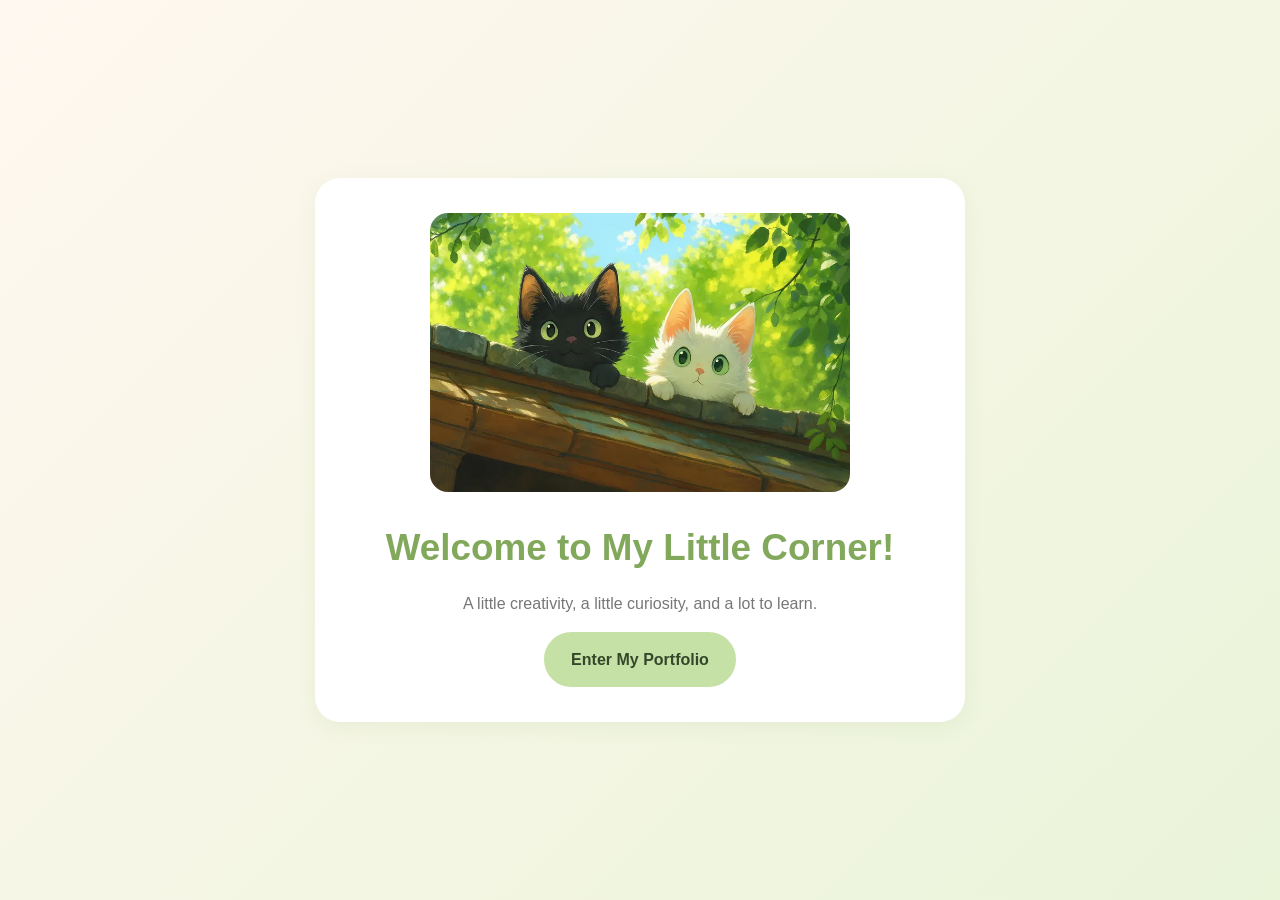
<file: index.html>
<!DOCTYPE html>
<html lang="en">
<head>
    <meta charset="UTF-8">
    <meta name="viewport" content="width=device-width, initial-scale=1.0">

    <meta name="description" content="Personal portfolio of Lai Kai Qi, a Computer Science student at UNIMAS.">

    <meta name="author" content="Lai Kai Qi">

    <title>Lai Kai Qi | Personal Portfolio</title>

    <link rel="stylesheet" href="style.css">
</head>

<body>

    <!-- Skip Link for Accessibility -->
    <a href="#mainContent" class="skip-link">
    Skip to main content
</a>

    <!-- Welcome Screen -->
    <section id="welcomeScreen" class="welcome-screen">

        <div class="welcome-container">

            <img
                src="cat.webp"
                alt="A cute cat welcoming visitors to my portfolio"
                class="welcome-cat"
            >

            <h1>Welcome to My Little Corner!</h1>

            <p>A little creativity, a little curiosity, and a lot to learn.</p>

            <button id="welcomeButton" class="primary-button">
                Enter My Portfolio
            </button>

        </div>

    </section>


    <!-- Main Portfolio Content -->
   <main id="mainContent" hidden>

        <!-- Navigation Bar -->
        <header class="site-header">

            <nav class="navbar" aria-label="Main navigation">

                <a href="#home" class="logo">Kai Qi<span>.</span></a>

                <button
                    class="menu-toggle"
                    id="menuToggle"
                    aria-label="Open navigation menu"
                    aria-expanded="false"
                    aria-controls="navLinks"
                >
                    ☰
                </button>

                <ul class="nav-links" id="navLinks">
                    <li><a href="#home">Home</a></li>
                    <li><a href="#about">About Me</a></li>
                    <li><a href="#projects">Projects</a></li>
                    <li><a href="#contact">Contact</a></li>
                </ul>

                <button
                    id="themeToggle"
                    class="theme-toggle"
                    aria-label="Switch to dark theme"
                >
                    🌙
                </button>

            </nav>

        </header>


        <!-- Scroll Progress Indicator -->
        <div class="scroll-progress" id="scrollProgress"></div>


        <main>

            <!-- Home Section -->
            <section id="home" class="hero section-container">

                <div class="hero-content">

                    <p class="eyebrow">HELLO, NICE TO MEET YOU!</p>

                    <h1>
                        I'm <span class="highlight">Lai Kai Qi</span>
                    </h1>

                    <h2>
                        I'm a <span id="typingText">Computer Science Student</span>
                    </h2>

                    <p class="hero-description">
                        I am a Year 3 Computer Science student specialising
                        in Multimedia Computing at Universiti Malaysia
                        Sarawak (UNIMAS). I enjoy exploring technology,
                        multimedia and web development while continuously
                        improving my skills.
                    </p>

                    <div class="hero-buttons">

                        <a href="#projects" class="primary-button">
                            Explore My Projects
                        </a>

                        <a href="#contact" class="secondary-button">
                            Contact Me
                        </a>

                    </div>

                </div>

                <div class="hero-decoration">
                    <img
                        src="cat.webp"
                        alt="Cute cat representing my personal style"
                        class="hero-cat"
                    >
                </div>

            </section>


            <!-- About Me Section -->
            
<section id="about" class="about-section">
    <div class="about-container">

        <!-- Section Heading -->
        <div class="about-heading">
            <span class="about-label">GET TO KNOW ME</span>
            <h2>About Me</h2>
            <p>A little introduction about who I am and what I enjoy building.</p>
        </div>

        <!-- Introduction -->
        <div class="about-intro">
            <div class="about-intro-text">
                <span class="about-label">HELLO, I'M KAI QI</span>

                <h3>
                    Computer Science Student
                    <span>& Aspiring Developer</span>
                </h3>

                <p>
                    I am a Year 3 Bachelor of Computer Science
                    (Multimedia Computing) student at Universiti
                    Malaysia Sarawak (UNIMAS).

                    I am interested in web development,
                    artificial intelligence and multimedia
                    technologies. I enjoy exploring new
                    technologies and developing digital
                    solutions that provide meaningful user
                    experiences.
                </p>
            </div>

            <div class="about-intro-tag">
                <span>Currently exploring</span>
                <strong>Web Development & AI</strong>
            </div>
        </div>

        <!-- Quick Facts -->
        <div class="about-block">
            <div class="about-block-heading">
                <span class="about-label">01 / QUICK FACTS</span>
                <h3>A Snapshot of Me</h3>
            </div>

            <div class="facts-grid">
                <div class="fact-card">
                    <h4>🪄Curious Learner</h4>
                    <p>Always exploring new technologies.</p>
                </div>

                <div class="fact-card">
                    <h4>✍️Problem Solver</h4>
                    <p>Enjoy finding solutions to challenges.</p>
                </div>

                <div class="fact-card">
                    <h4>✨Creative Thinker</h4>
                    <p>Combining creativity with technology.</p>
                </div>

                <div class="fact-card">
                    <h4>🙆‍♀️Team Collaborator</h4>
                    <p>Learning and building together.</p>
                </div>
            </div>
        </div>

        <!-- Learning Journey -->
        <div class="about-block">
            <div class="about-block-heading">
                <span class="about-label">02 / LEARNING JOURNEY</span>
                <h3>🌟My Learning Journey🌟</h3>
                <p>Exploring different areas of technology
                   through coursework and projects.</p>
            </div>

            <div class="journey-list">

                <div class="journey-item">
                    <span class="journey-number">01</span>
                    <div>
                        <h4>Programming Fundamentals</h4>
                        <p>Learning programming, Java,
                           object-oriented programming and
                           database concepts.</p>
                    </div>
                </div>

                <div class="journey-item">
                    <span class="journey-number">02</span>
                    <div>
                        <h4>Application Development</h4>
                        <p>Building desktop applications and
                           database-driven web systems.</p>
                    </div>
                </div>

                <div class="journey-item">
                    <span class="journey-number">03</span>
                    <div>
                        <h4>Multimedia & UI/UX</h4>
                        <p>Exploring mobile application
                           prototypes, interface design and
                           usability evaluation.</p>
                    </div>
                </div>

                <div class="journey-item">
                    <span class="journey-number">04</span>
                    <div>
                        <h4>Exploring AI & Full-Stack Development</h4>
                        <p>Expanding my knowledge of modern
                           web technologies and AI-powered
                           applications.</p>
                    </div>
                </div>

            </div>
        </div>

        <!-- Technical Interests -->
        <div class="about-block">
            <div class="about-block-heading">
                <span class="about-label">03 / TECHNICAL INTERESTS</span>
                <h3>What I'm Interested In</h3>
            </div>

            <div class="interests-grid">

                <div class="interest-card">
                    <span class="interest-icon">01</span>
                    <h4>🌐Web Development</h4>
                    <p>Building responsive websites and
                       interactive web applications.</p>
                </div>

                <div class="interest-card">
                    <span class="interest-icon">02</span>
                    <h4>💡Artificial Intelligence</h4>
                    <p>Exploring AI technologies and
                       intelligent digital solutions.</p>
                </div>

                <div class="interest-card">
                    <span class="interest-icon">03</span>
                    <h4>🌟UI/UX Design</h4>
                    <p>Creating intuitive interfaces and
                       user-friendly experiences.</p>
                </div>

                <div class="interest-card">
                    <span class="interest-icon">04</span>
                    <h4>⚙️Software & Database</h4>
                    <p>Developing applications and
                       understanding data management.</p>
                </div>

            </div>
        </div>

    </div>
</section>


            <!-- Projects Section -->
            <section id="projects" class="projects-section section-container">

                <div class="section-heading">
                    <p class="eyebrow">WHAT I'VE WORKED ON</p>
                    <h2>My Projects <span>💻</span></h2>
                    <p>
                        A collection of academic and creative projects
                        from my learning journey.
                    </p>
                </div>


                <!-- Project Search -->
                <div class="project-controls">

                    <label for="projectSearch" class="visually-hidden">
                        Search projects
                    </label>

                    <input
                        type="search"
                        id="projectSearch"
                        placeholder="Search projects..."
                    >
                  

                    <div class="filter-buttons" aria-label="Filter projects">

                        <button class="filter-btn active" data-filter="all">
                            All
                        </button>

                        <button class="filter-btn" data-filter="game">
                            Games
                        </button>

                        <button class="filter-btn" data-filter="web">
                            Web Development
                        </button>

                        <button class="filter-btn" data-filter="application">
                            Applications
                        </button>

                        <button class="filter-btn" data-filter="design">
                            Design
                        </button>

                    </div>

                </div>


                <div class="project-grid" id="projectGrid">

                    <!-- Project 1 -->
                    <article class="project-card"
                        data-category="game"
                        data-search="snake game c++ opengl arcade">

                        <div class="project-image">
                        <img src="images/snake-game.png"
                        alt="Snake Game Screenshot">
                        </div>
                      
                        <div class="project-number">PROJECT 01</div>

                        <h3>🐍 Snake Game</h3>

                        <p class="project-type">2D Arcade Game</p>

                        <p>
                            A classic Snake Game developed using C++.
                            Players control a snake, collect food and
                            avoid collisions while trying to achieve
                            a higher score.
                        </p>

                        <div class="tech-tags">
                            <span>C++</span>
                            <span>OpenGL</span>
                            <span>FreeGLUT</span>
                        </div>

                        <a href="projects/snake-game.html" class="primary-button project-link">
                        View Project →
                        </a>

                    </article>

                    <!-- Project 2 -->
                    <article class="project-card"
                        data-category="web"
                        data-search="shaa sarawak heritage auction php mysql">

                        <div class="project-image">
                        <img src="images/shaa.png"
                        alt="shaa Screenshot">
                        </div>

                        <div class="project-number">PROJECT 02</div>

                        <h3>🏛️ Sarawak Heritage Online Auction</h3>

                        <p class="project-type">Web Application</p>

                        <p>
                            A web-based auction project focused on
                            showcasing and trading Sarawak heritage
                            products through an online platform.
                        </p>

                        <div class="tech-tags">
                            <span>PHP</span>
                            <span>MySQL</span>
                            <span>XAMPP</span>
                        </div>
                         <a href="projects/shaa.html" class="primary-button project-link">
                        View Project →
                        </a>
                 </article>




                    <!-- Project 3 -->
                    <article class="project-card"
                        data-category="application"
                        data-search="healthwise java swing health application">
 
                        <div class="project-image">
                        <img src="images/healthwise.png"
                        alt="HealthWise Screenshot">
                        </div>

                        <div class="project-number">PROJECT 03</div>

                        <h3>❤️ HealthWise</h3>

                        <p class="project-type">Java Desktop Application</p>

                        <p>
                            A Java Swing group project related to
                            SDG 3: Good Health and Well-being, involving
                            a graphical user interface and score tracking.
                        </p>

                        <div class="tech-tags">
                            <span>Java</span>
                            <span>Swing</span>
                            <span>OOP</span>
                        </div>
                         <a href="projects/healthwise.html" class="primary-button project-link">
                        View Project →
                        </a>
                    </article>


                  
                    <!-- Project 4: Campus360 -->
                    <article class="project-card"
                        data-category="application"
                        data-search="campus360 no-code hackathon appsheet student wellbeing mental health sos emotion space kindness bottle counselling">

                        <div class="project-image">
                        <img src="images/campus360.png"
                        alt="Campus360 Screenshot">
                         </div>

                        <div class="project-number">PROJECT 04</div>

                        <h3>🎓 Campus360</h3>

                        <p class="project-type">Student Well-being Platform | No-Code Hackathon</p>

                         <p>
                        An integrated student well-being platform
                        developed as a no-code prototype using AppSheet.
                        Campus360 combines student safety, emotional
                        well-being, peer support and counselling access
                        through features such as SOS assistance,
                        Kindness Bottle, Emotion Space, Calm Corner
                        and counselling appointment booking.
                        </p>

                        <div class="tech-tags">
                        <span>AppSheet</span>
                        <span>Google Sheets</span>
                        <span>No-Code Development</span>
                        <span>UI Design</span>
                        </div>

                        <a href="projects/campus360.html" class="primary-button project-link">
                        View Project →
                        </a>

                    </article>

                
                    <!-- Project 5: FutureNow -->
                    <article class="project-card"
                        data-category="web"
                        data-search="futurenow ai career matching skills gap reskilling hackathon react typescript node express">

                        <div class="project-image">
                        <img src="images/futurenow.png"
                        alt="FutureNow Screenshot">
                        </div>

                        <div class="project-number">PROJECT 05</div>

                        <h3>🚀 FutureNow</h3>

                        <p class="project-type">AI-Powered Career Development Platform</p>

                        <p>
                            A career exploration and reskilling platform
                            designed to help Malaysian graduates and
                            working adults identify skill gaps, explore
                            career opportunities and discover relevant
                            learning pathways in an AI-driven job market.
                            Developed for SDC Hackathon 2026.
                        </p>

                        <div class="tech-tags">
                        <span>React</span>
                        <span>TypeScript</span>
                        <span>Vite</span>
                        <span>Node.js</span>
                        <span>Express.js</span>
                        </div>
    
                        <a href="projects/futurenow.html" class="primary-button project-link">
                        View Project →
                        </a>

                    </article>


                    <!-- Project 6: Aster -->
                    <article class="project-card"
                        data-category="design"
                        data-search="aster art autonomous rapid transit kuching sarawak public transportation mobile app ui ux lovable interactive map route search filter accessibility usability">

                        <div class="project-image">
                        <img src="images/art-mobile-app.png"
                        alt="art-mobile-app Screenshot">
                        </div>
                        <div class="project-number">PROJECT 06</div>

                        <h3>🚆 ART Mobile App</h3>

                        <p class="project-type">UI/UX Design & Mobile App Prototype</p>

                        <p>
                            A mobile application prototype designed to
                            improve the travel experience of Autonomous
                            Rapid Transit (ART) users in Kuching, Sarawak.
                            The application features an interactive map,
                            station search, location filters, nearest station
                            suggestions, route information, ticket booking
                            redirection and accessibility features.
                        </p>

                        <div class="tech-tags">
                            <span>UI/UX Design</span>
                            <span>Lovable</span>
                            <span>Prototyping</span>
                            <span>Usability Testing</span>
                        </div>
                        <a href="projects/art-mobile-app.html" class="primary-button project-link">
                        View Project →
                        </a>
                    </article>


                    <!-- Project 7: ART Usability Evaluation -->
                    <article class="project-card"
                        data-category="design"
                        data-search="art usability evaluation hci figma think aloud sus testing user experience kuching">

                        <div class="project-image">
                        <img src="images/art-usability.png"
                            alt="art-usability Screenshot">
                    </div>

                        <div class="project-number">PROJECT 07</div>

                        <h3>📱 ART App Usability Evaluation</h3>

                        <p class="project-type">HCI Project | Usability Testing & Evaluation</p>

                        <p>
                            An HCI project focused on evaluating the usability
                            of an ART mobile application prototype designed for
                            the Kuching Urban Transportation System (KUTS).
                            The evaluation involved think-aloud testing and
                            System Usability Scale (SUS) questionnaires to
                            assess navigation, ease of use and overall user
                            experience.
                        </p>

                        <div class="tech-tags">
                            <span>Figma</span>
                            <span>UI/UX Design</span>
                            <span>Think-Aloud Testing</span>
                            <span>SUS Evaluation</span>
                            <span>HCI</span>
                        </div>
                        <a href="projects/art-usability.html" class="primary-button project-link">
                        View Project →
                        </a>

                    </article>

                </div>

                <p id="noProjects" class="no-projects" hidden>
                    No matching projects found. Try another search!
                </p>

</section>


            <!-- Contact Section -->
            <section id="contact" class="contact-section section-container">

                <div class="section-heading">
                    <p class="eyebrow">LET'S CONNECT</p>
                    <h2>Contact Me <span>✉️</span></h2>
                    <p>
                        Feel free to reach out for opportunities,
                        collaboration or just a friendly conversation.
                    </p>
                </div>

                
<div class="contact-card">

    <h3>Get in Touch!</h3>

    <p>
        I would love to connect and learn from new
        experiences. Feel free to send me a message!
    </p>

    <form id="contactForm" novalidate>

        <div class="form-group">
            <label for="contactName">Name</label>
            <input
                type="text"
                id="contactName"
                name="name"
                placeholder="Enter your name"
                required
            >
            <small class="error-message" id="nameError"></small>
        </div>

        <div class="form-group">
            <label for="contactEmail">Email Address</label>
            <input
                type="email"
                id="contactEmail"
                name="email"
                placeholder="Enter your email address"
                required
            >
            <small class="error-message" id="emailError"></small>
        </div>

        <div class="form-group">
            <label for="contactSubject">Subject</label>
            <input
                type="text"
                id="contactSubject"
                name="subject"
                placeholder="What would you like to discuss?"
                required
            >
            <small class="error-message" id="subjectError"></small>
        </div>

        <div class="form-group">
            <label for="contactMessage">Message</label>
            <textarea
                id="contactMessage"
                name="message"
                rows="5"
                placeholder="Write your message here..."
                required
            ></textarea>
            <small class="error-message" id="messageError"></small>
        </div>

        <p
            id="formStatus"
            class="form-status"
            role="status"
            aria-live="polite"
        ></p>

        <button type="submit" class="primary-button">
            Send Message
        </button>

    </form>

    <div class="social-links">

        <a
            href="https://github.com/kaiqi1004-star"
            target="_blank"
            rel="noopener noreferrer"
        >
            GitHub ↗
        </a>

    </div>

</div>


            </section>

        </main>


        <!-- Footer -->
        <footer class="site-footer">

            <p>Made with ♡ by Lai Kai Qi</p>

            <p>&copy; 2026 Lai Kai Qi. All rights reserved.</p>

        </footer>


        <!-- Back to Top Button -->
        <button
            id="backToTop"
            class="back-to-top"
            aria-label="Back to top"
        >
            ↑
        </button>

    </div>


    <script src="javascript.js" defer></script>

</body>
</html>
</file>
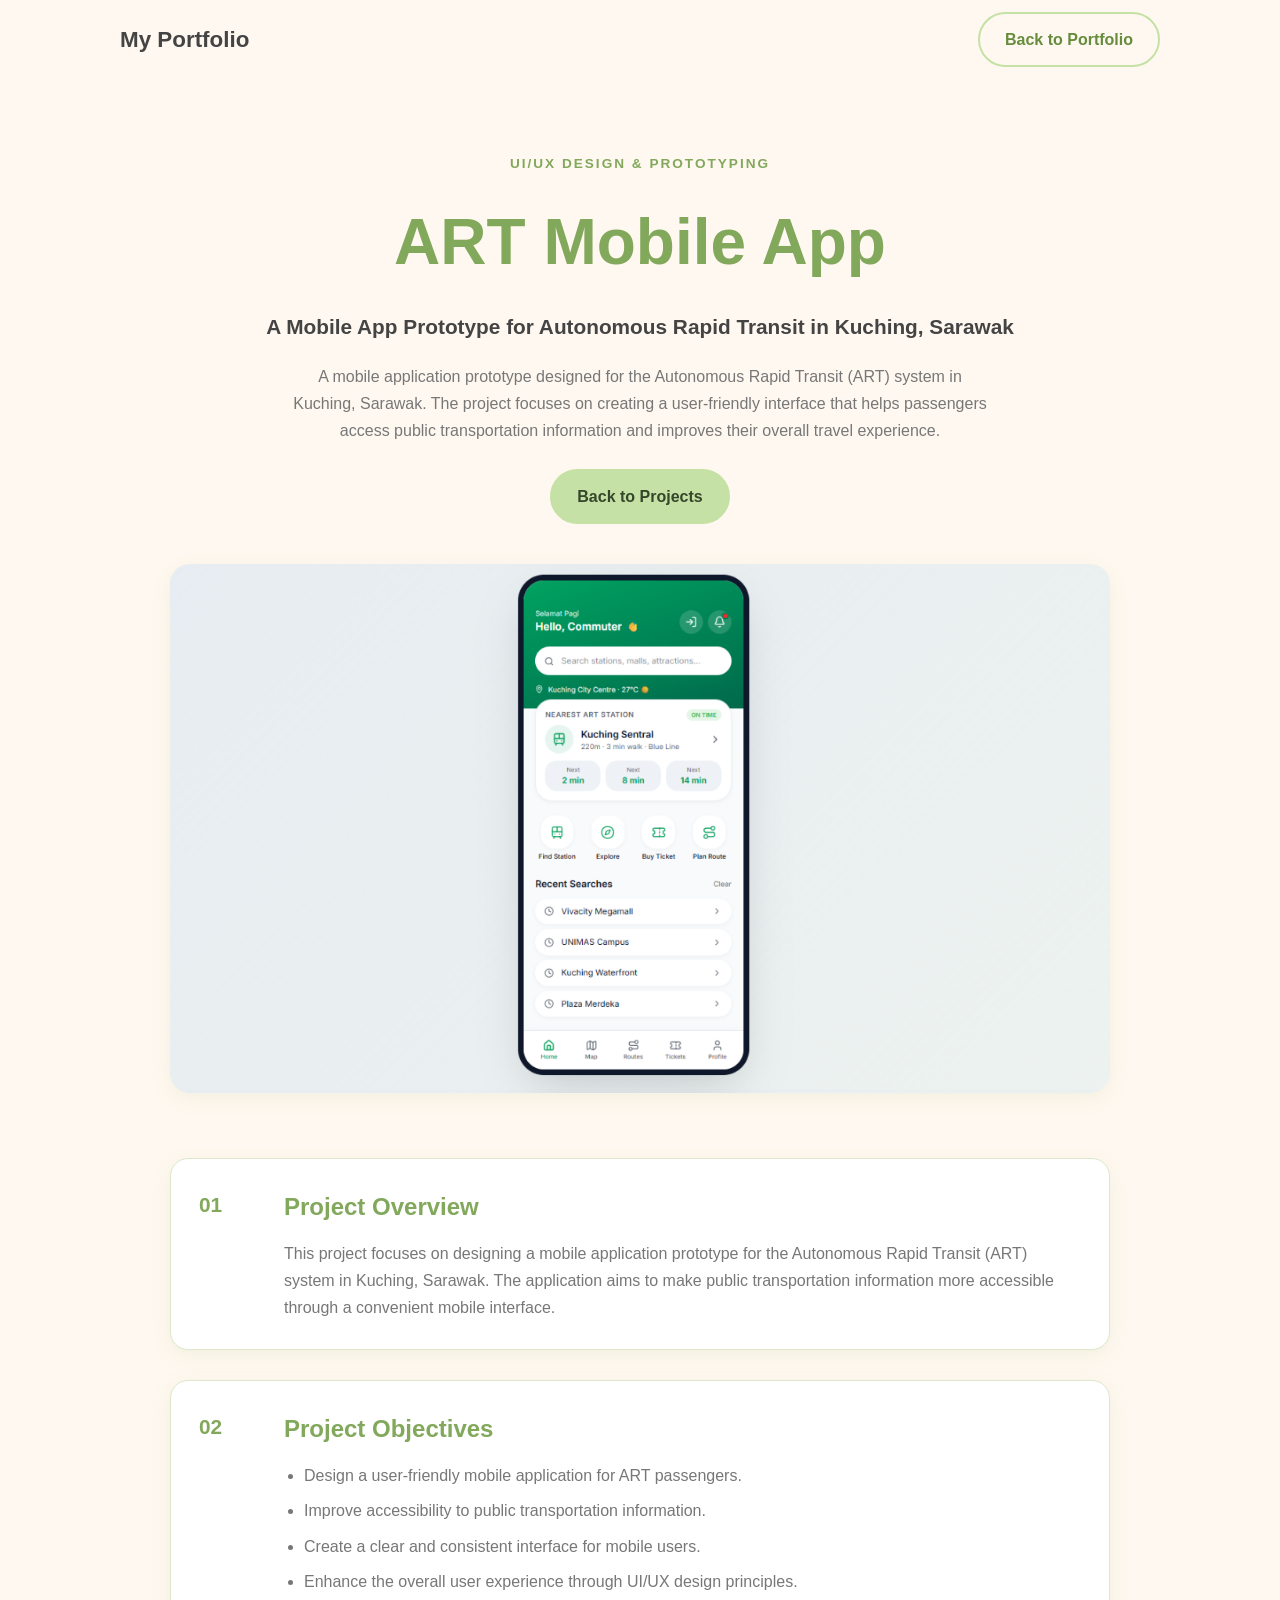
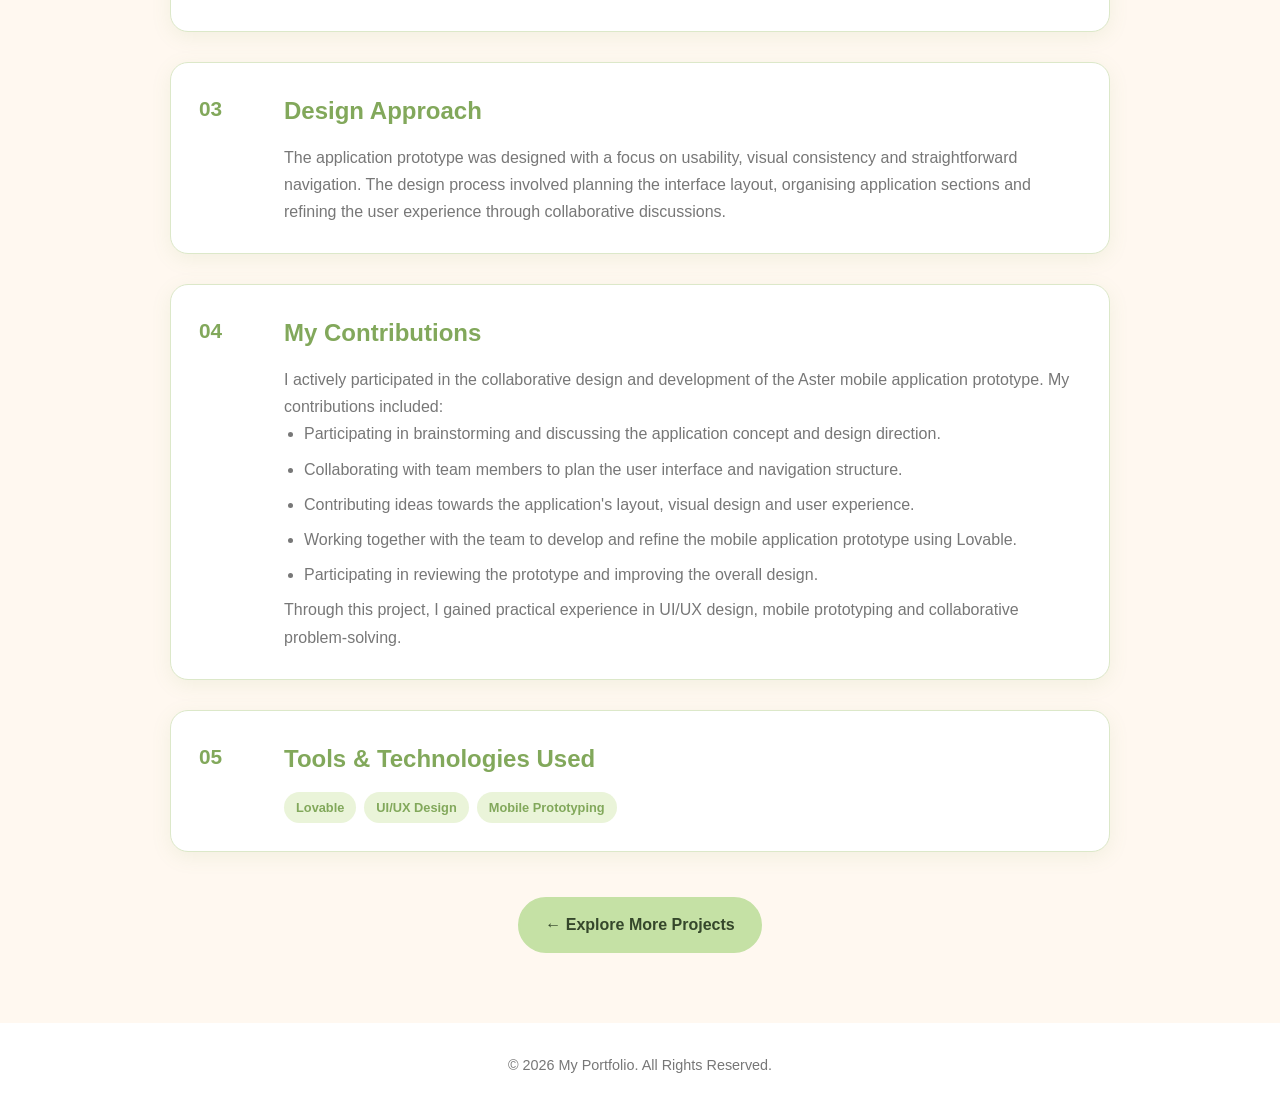
<file: projects/art-mobile-app.html>
<!DOCTYPE html>
<html lang="en">
<head>
    <meta charset="UTF-8">
    <meta name="viewport" content="width=device-width, initial-scale=1.0">
    <title>Aster - ART Mobile App | My Portfolio</title>
    <link rel="stylesheet" href="../style.css">
</head>

<body>

    <!-- Navigation -->
    <nav class="detail-navbar">
        <a href="../index.html" class="detail-logo">
            My Portfolio
        </a>
        <a href="../index.html#projects" class="secondary-button">
            Back to Portfolio
        </a>
    </nav>

    <main class="project-detail">

        <!-- Project Hero -->
        <section class="detail-hero">
            <span class="detail-label">UI/UX DESIGN & PROTOTYPING</span>

            <h1>ART Mobile App</h1>

            <p class="detail-subtitle">
                A Mobile App Prototype for Autonomous Rapid Transit
                in Kuching, Sarawak
            </p>

            <p class="detail-intro">
                A mobile application prototype designed
                for the Autonomous Rapid Transit (ART) system in
                Kuching, Sarawak. The project focuses on creating
                a user-friendly interface that helps passengers
                access public transportation information and
                improves their overall travel experience.
            </p>

            <div class="detail-buttons">
                <a href="../index.html#projects" class="primary-button">
                    Back to Projects
                </a>
            </div>
        </section>

        <!-- Project Cover -->
        <section class="detail-cover">
            <img src="../images/art-mobile-app.png"
                 alt="ART mobile application prototype">
        </section>

        <!-- Project Content -->
        <section class="detail-content">

            <!-- Overview -->
            <div class="detail-section">
                <span class="detail-number">01</span>
                <div>
                    <h2>Project Overview</h2>
                    <p>
                        This project focuses on designing a mobile
                        application prototype for the Autonomous
                        Rapid Transit (ART) system in Kuching,
                        Sarawak. The application aims to make
                        public transportation information more
                        accessible through a convenient mobile
                        interface.
                    </p>
                </div>
            </div>

            <!-- Objectives -->
            <div class="detail-section">
                <span class="detail-number">02</span>
                <div>
                    <h2>Project Objectives</h2>
                    <ul>
                        <li>Design a user-friendly mobile application for ART passengers.</li>
                        <li>Improve accessibility to public transportation information.</li>
                        <li>Create a clear and consistent interface for mobile users.</li>
                        <li>Enhance the overall user experience through UI/UX design principles.</li>
                    </ul>
                </div>
            </div>

            <!-- Design Approach -->
            <div class="detail-section">
                <span class="detail-number">03</span>
                <div>
                    <h2>Design Approach</h2>
                    <p>
                        The application prototype was designed
                        with a focus on usability, visual consistency
                        and straightforward navigation. The design
                        process involved planning the interface
                        layout, organising application sections
                        and refining the user experience through
                        collaborative discussions.
                    </p>
                </div>
            </div>

            <!-- Contributions -->
            <div class="detail-section">
                <span class="detail-number">04</span>
                <div>
                    <h2>My Contributions</h2>
                    <p>
                        I actively participated
                        in the collaborative design and development
                        of the Aster mobile application prototype.
                        My contributions included:
                    </p>
                    <ul>
                        <li>Participating in brainstorming and discussing the application concept and design direction.</li>
                        <li>Collaborating with team members to plan the user interface and navigation structure.</li>
                        <li>Contributing ideas towards the application's layout, visual design and user experience.</li>
                        <li>Working together with the team to develop and refine the mobile application prototype using Lovable.</li>
                        <li>Participating in reviewing the prototype and improving the overall design.</li>
                    </ul>
                    <p>
                        Through this project, I gained practical
                        experience in UI/UX design, mobile
                        prototyping and collaborative problem-solving.
                    </p>
                </div>
            </div>

            <!-- Technologies -->
            <div class="detail-section">
                <span class="detail-number">05</span>
                <div>
                    <h2>Tools & Technologies Used</h2>
                    <div class="tech-tags">
                        <span>Lovable</span>
                        <span>UI/UX Design</span>
                        <span>Mobile Prototyping</span>
                    </div>
                </div>
            </div>

        </section>

    

    <!-- Bottom Navigation -->
        <div class="detail-footer">
            <a href="../index.html#projects" class="primary-button">
                ← Explore More Projects
            </a>
        </div>

    </main>

    <footer class="site-footer">
        <p>© 2026 My Portfolio. All Rights Reserved.</p>
    </footer>

<script src="../javascript.js" defer></script>
</body>
</html>
</file>
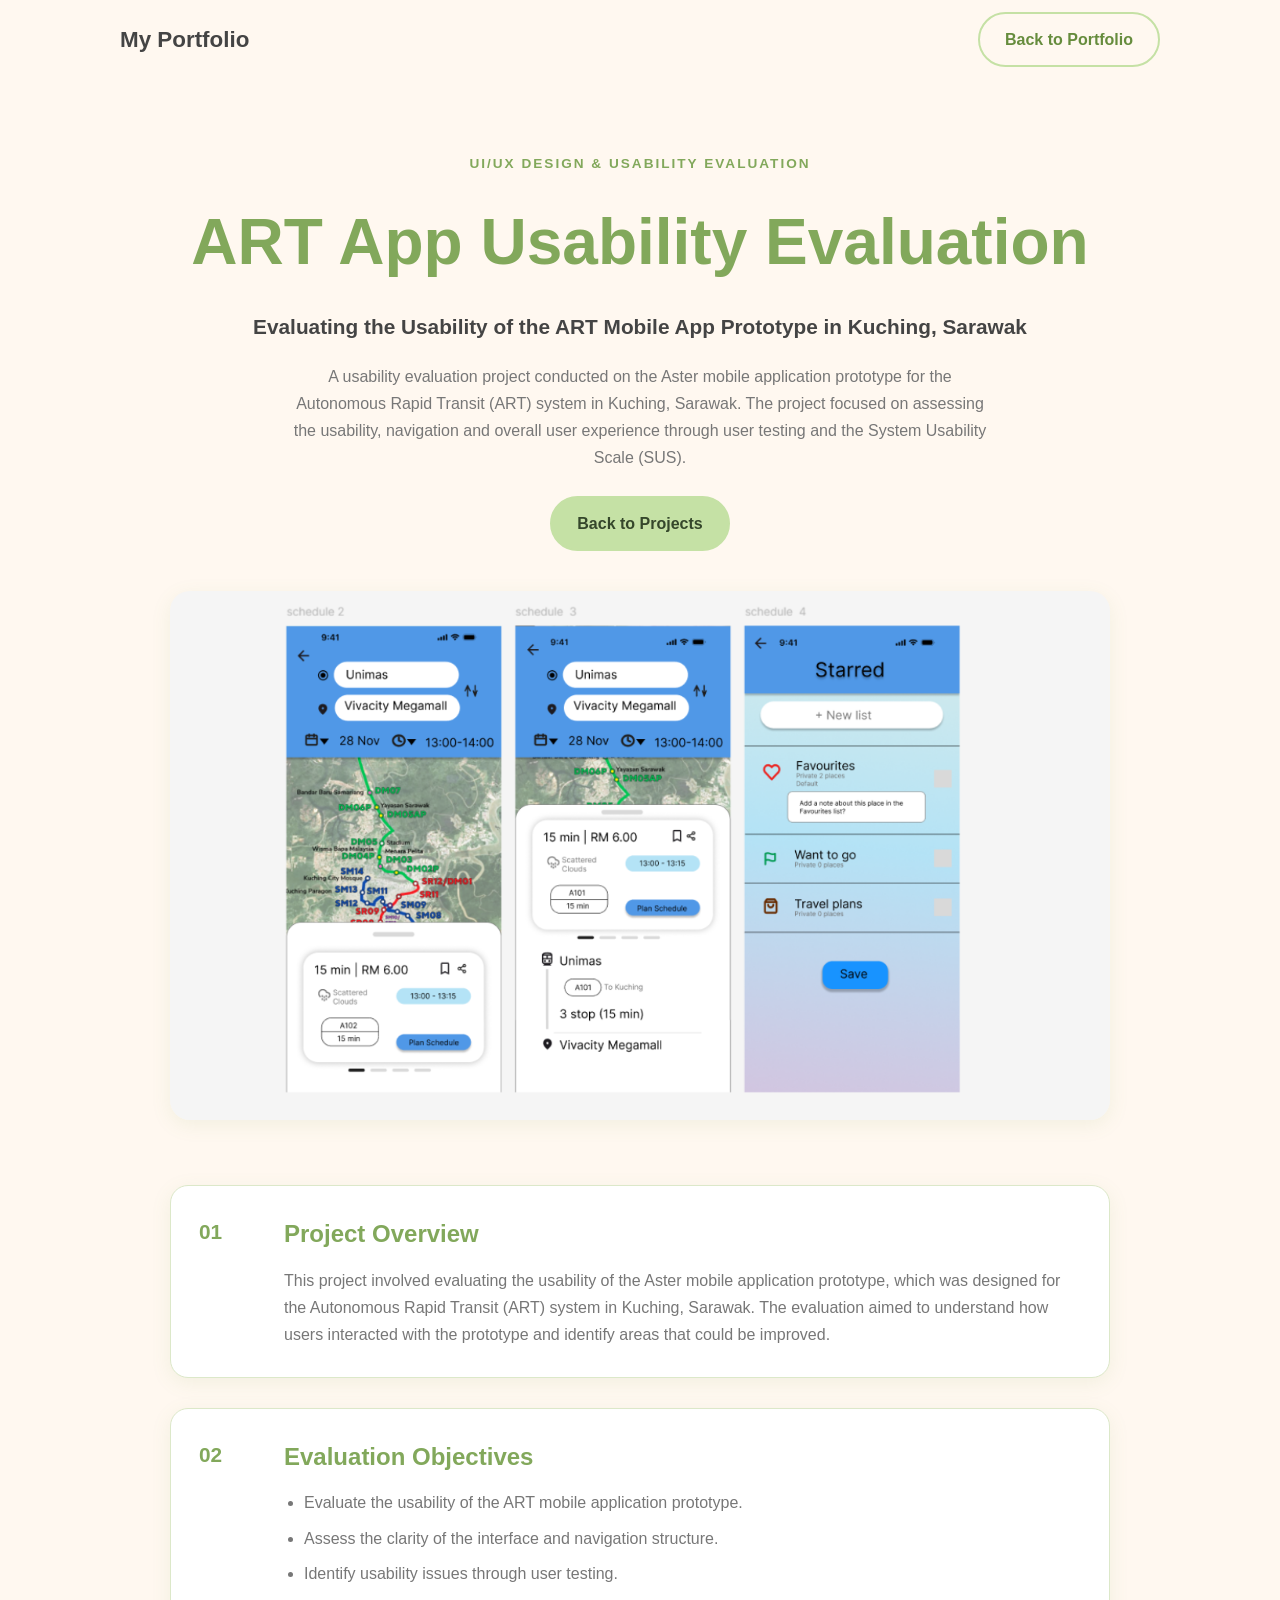
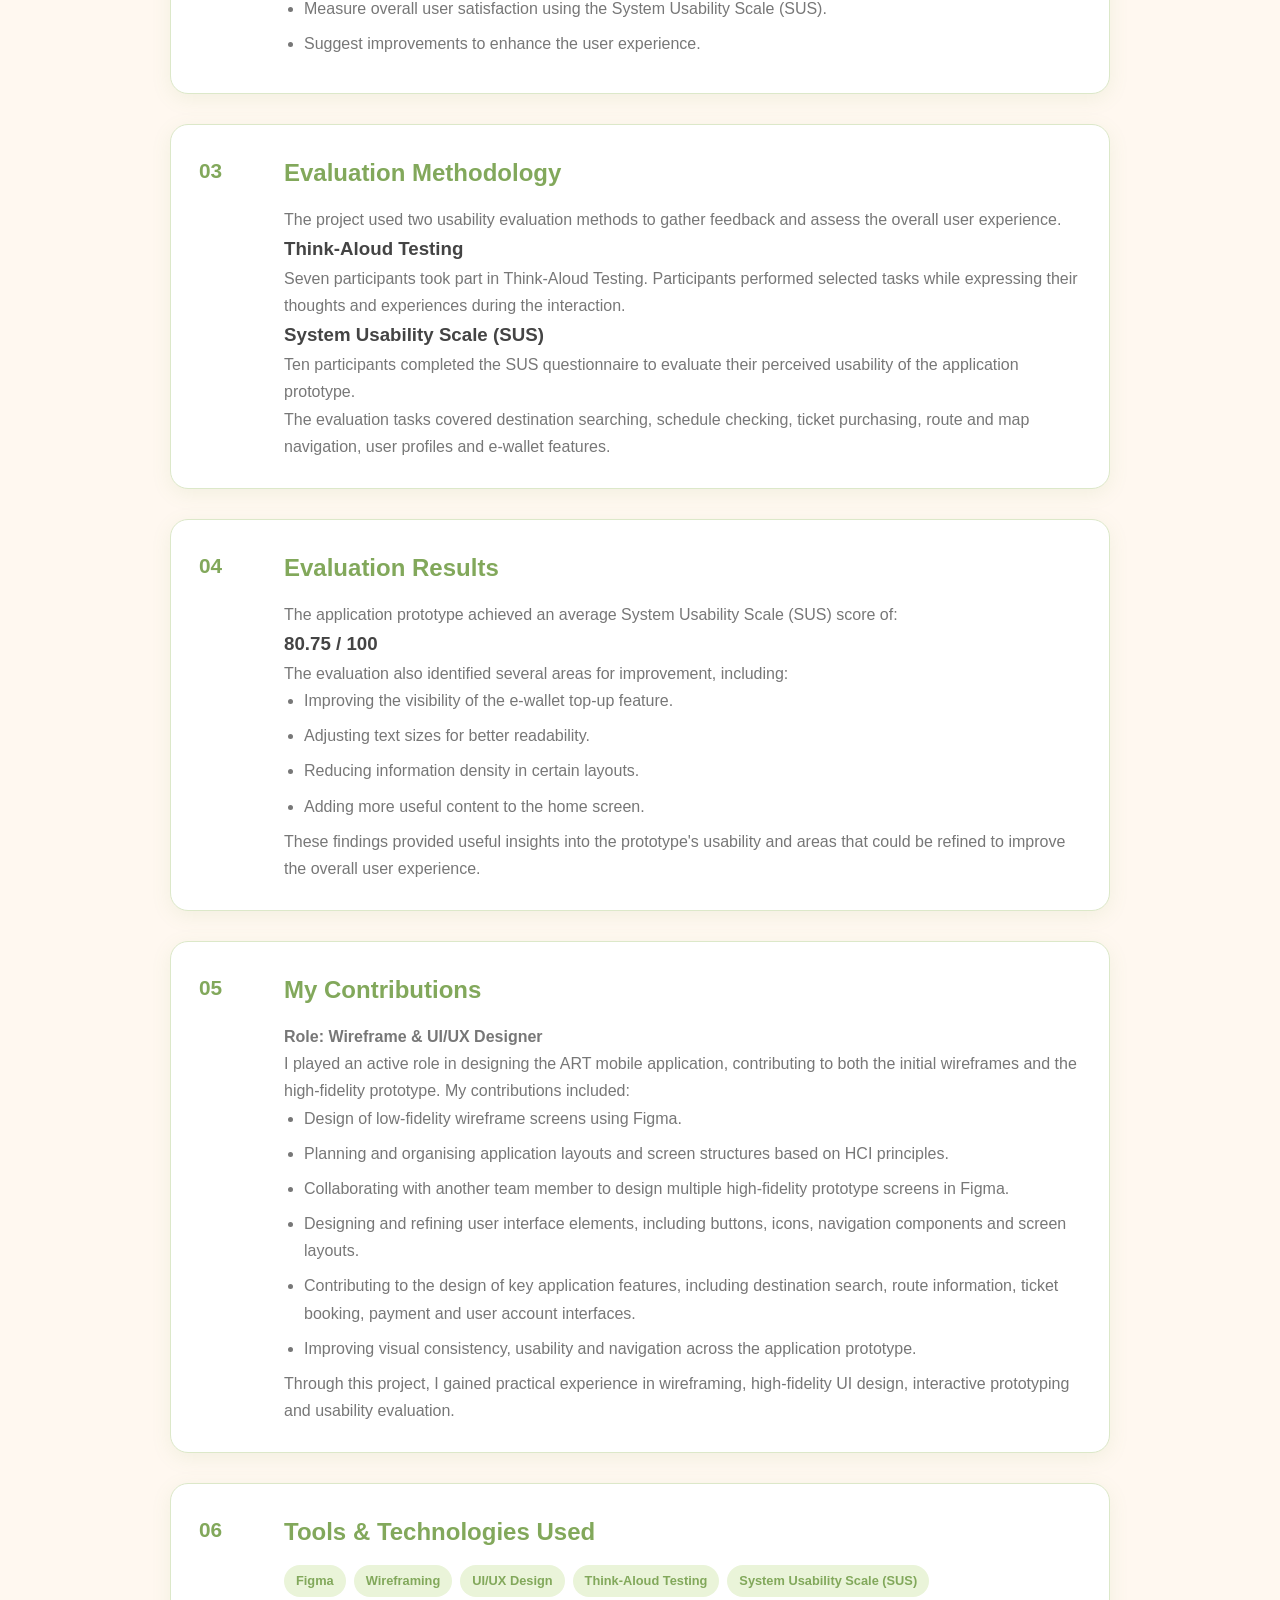
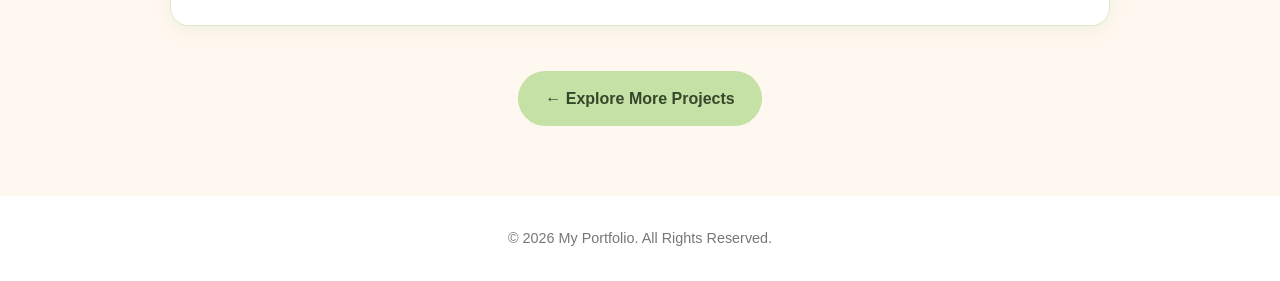
<file: projects/art-usability.html>
<!DOCTYPE html>
<html lang="en">
<head>
    <meta charset="UTF-8">
    <meta name="viewport" content="width=device-width, initial-scale=1.0">
    <title>ART App Usability Evaluation | My Portfolio</title>
    <link rel="stylesheet" href="../style.css">
</head>

<body>

    <!-- Navigation -->
    <nav class="detail-navbar">
        <a href="../index.html" class="detail-logo">
            My Portfolio
        </a>
        <a href="../index.html#projects" class="secondary-button">
            Back to Portfolio
        </a>
    </nav>

    <main class="project-detail">

        <!-- Project Hero -->
        <section class="detail-hero">
            <span class="detail-label">UI/UX DESIGN & USABILITY EVALUATION</span>

            <h1>ART App Usability Evaluation</h1>

            <p class="detail-subtitle">
                Evaluating the Usability of the ART Mobile App Prototype
                in Kuching, Sarawak
            </p>

            <p class="detail-intro">
                A usability evaluation project conducted on the
                Aster mobile application prototype for the
                Autonomous Rapid Transit (ART) system in Kuching,
                Sarawak. The project focused on assessing the
                usability, navigation and overall user experience
                through user testing and the System Usability Scale (SUS).
            </p>

            <div class="detail-buttons">
                <a href="../index.html#projects" class="primary-button">
                    Back to Projects
                </a>
            </div>
        </section>

        <!-- Project Cover -->
        <section class="detail-cover">
            <img src="../images/art-usability.png"
                 alt="ART App Usability Evaluation">
        </section>

        <!-- Project Content -->
        <section class="detail-content">

            <!-- Overview -->
            <div class="detail-section">
                <span class="detail-number">01</span>
                <div>
                    <h2>Project Overview</h2>
                    <p>
                        This project involved evaluating the usability
                        of the Aster mobile application prototype,
                        which was designed for the Autonomous Rapid
                        Transit (ART) system in Kuching, Sarawak.
                        The evaluation aimed to understand how users
                        interacted with the prototype and identify
                        areas that could be improved.
                    </p>
                </div>
            </div>

            <!-- Objectives -->
            <div class="detail-section">
                <span class="detail-number">02</span>
                <div>
                    <h2>Evaluation Objectives</h2>
                    <ul>
                        <li>Evaluate the usability of the ART mobile application prototype.</li>
                        <li>Assess the clarity of the interface and navigation structure.</li>
                        <li>Identify usability issues through user testing.</li>
                        <li>Measure overall user satisfaction using the System Usability Scale (SUS).</li>
                        <li>Suggest improvements to enhance the user experience.</li>
                    </ul>
                </div>
            </div>

            <!-- Methodology -->
            <div class="detail-section">
                <span class="detail-number">03</span>
                <div>
                    <h2>Evaluation Methodology</h2>
                    <p>
                        The project used two usability evaluation
                        methods to gather feedback and assess the
                        overall user experience.
                    </p>

                    <h3>Think-Aloud Testing</h3>
                    <p>
                        Seven participants took part in Think-Aloud
                        Testing. Participants performed selected
                        tasks while expressing their thoughts and
                        experiences during the interaction.
                    </p>

                    <h3>System Usability Scale (SUS)</h3>
                    <p>
                        Ten participants completed the SUS
                        questionnaire to evaluate their perceived
                        usability of the application prototype.
                    </p>

                    <p>
                        The evaluation tasks covered destination
                        searching, schedule checking, ticket
                        purchasing, route and map navigation,
                        user profiles and e-wallet features.
                    </p>
                </div>
            </div>

            <!-- Results -->
            <div class="detail-section">
                <span class="detail-number">04</span>
                <div>
                    <h2>Evaluation Results</h2>

                    <p>
                        The application prototype achieved an
                        average System Usability Scale (SUS)
                        score of:
                    </p>

                    <h3>80.75 / 100</h3>

                    <p>
                        The evaluation also identified several
                        areas for improvement, including:
                    </p>

                    <ul>
                        <li>Improving the visibility of the e-wallet top-up feature.</li>
                        <li>Adjusting text sizes for better readability.</li>
                        <li>Reducing information density in certain layouts.</li>
                        <li>Adding more useful content to the home screen.</li>
                    </ul>

                    <p>
                        These findings provided useful insights
                        into the prototype's usability and areas
                        that could be refined to improve the
                        overall user experience.
                    </p>
                </div>
            </div>

           
<!-- Contributions -->
<div class="detail-section">
    <span class="detail-number">05</span>
    <div>
        <h2>My Contributions</h2>

        <p>
            <strong>Role: Wireframe & UI/UX Designer</strong>
        </p>

        <p>
            I played an active role in designing the ART mobile
            application, contributing to both the initial
            wireframes and the high-fidelity prototype.
            My contributions included:
        </p>

        <ul>
            <li>Design of low-fidelity wireframe screens using Figma.</li>
            <li>Planning and organising application layouts and screen structures based on HCI principles.</li>
            <li>Collaborating with another team member to design multiple high-fidelity prototype screens in Figma.</li>
            <li>Designing and refining user interface elements, including buttons, icons, navigation components and screen layouts.</li>
            <li>Contributing to the design of key application features, including destination search, route information, ticket booking, payment and user account interfaces.</li>
            <li>Improving visual consistency, usability and navigation across the application prototype.</li>
        </ul>

        <p>
            Through this project, I gained practical experience
            in wireframing, high-fidelity UI design, interactive
            prototyping and usability evaluation.
        </p>
    </div>
</div>


            <!-- Technologies -->
            <div class="detail-section">
                <span class="detail-number">06</span>
                <div>
                    <h2>Tools & Technologies Used</h2>

                    <div class="tech-tags">
                        <span>Figma</span>
                        <span>Wireframing</span>
                        <span>UI/UX Design</span>
                        <span>Think-Aloud Testing</span>
                        <span>System Usability Scale (SUS)</span>
                    </div>
                </div>
            </div>

        </section>

        <!-- Bottom Navigation -->
        <div class="detail-footer">
            <a href="../index.html#projects" class="primary-button">
                ← Explore More Projects
            </a>
        </div>

    </main>

    <footer class="site-footer">
        <p>© 2026 My Portfolio. All Rights Reserved.</p>
    </footer>
<script src="../javascript.js" defer></script>
</body>
</html>
</file>
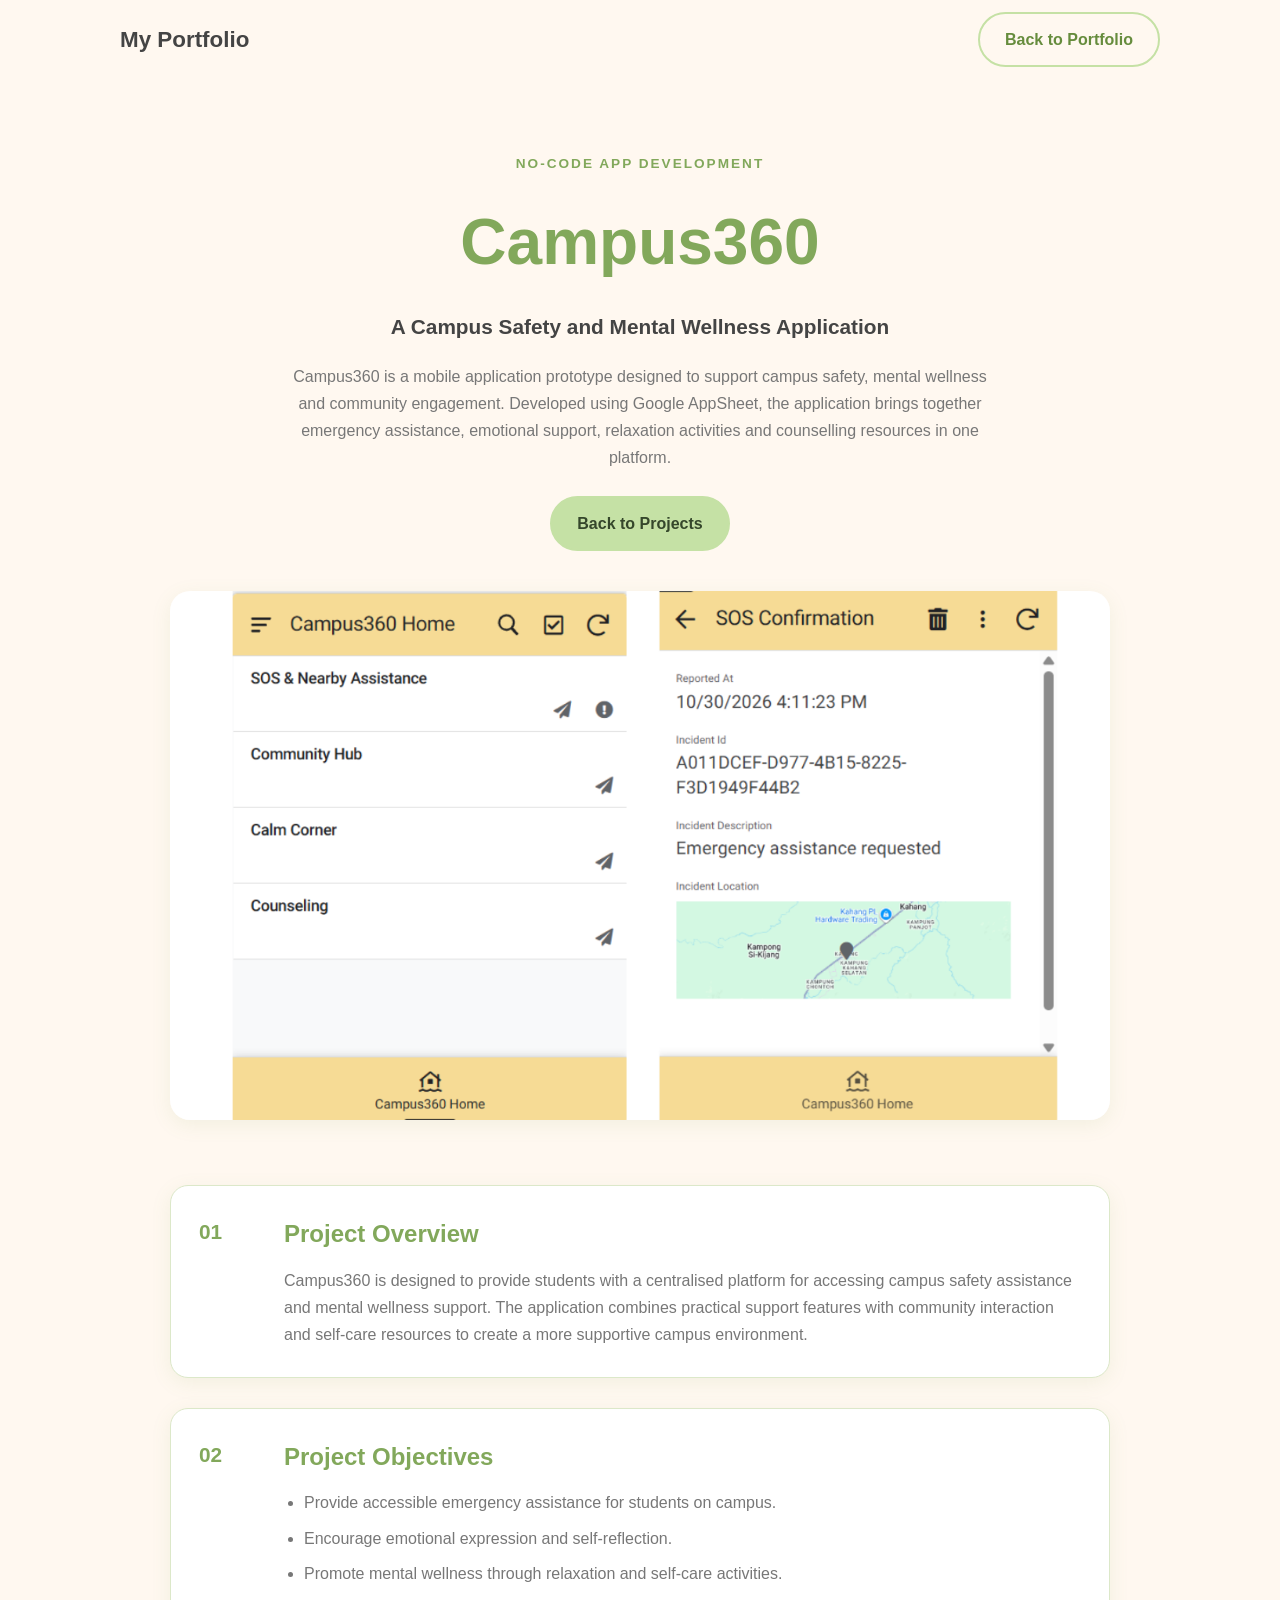
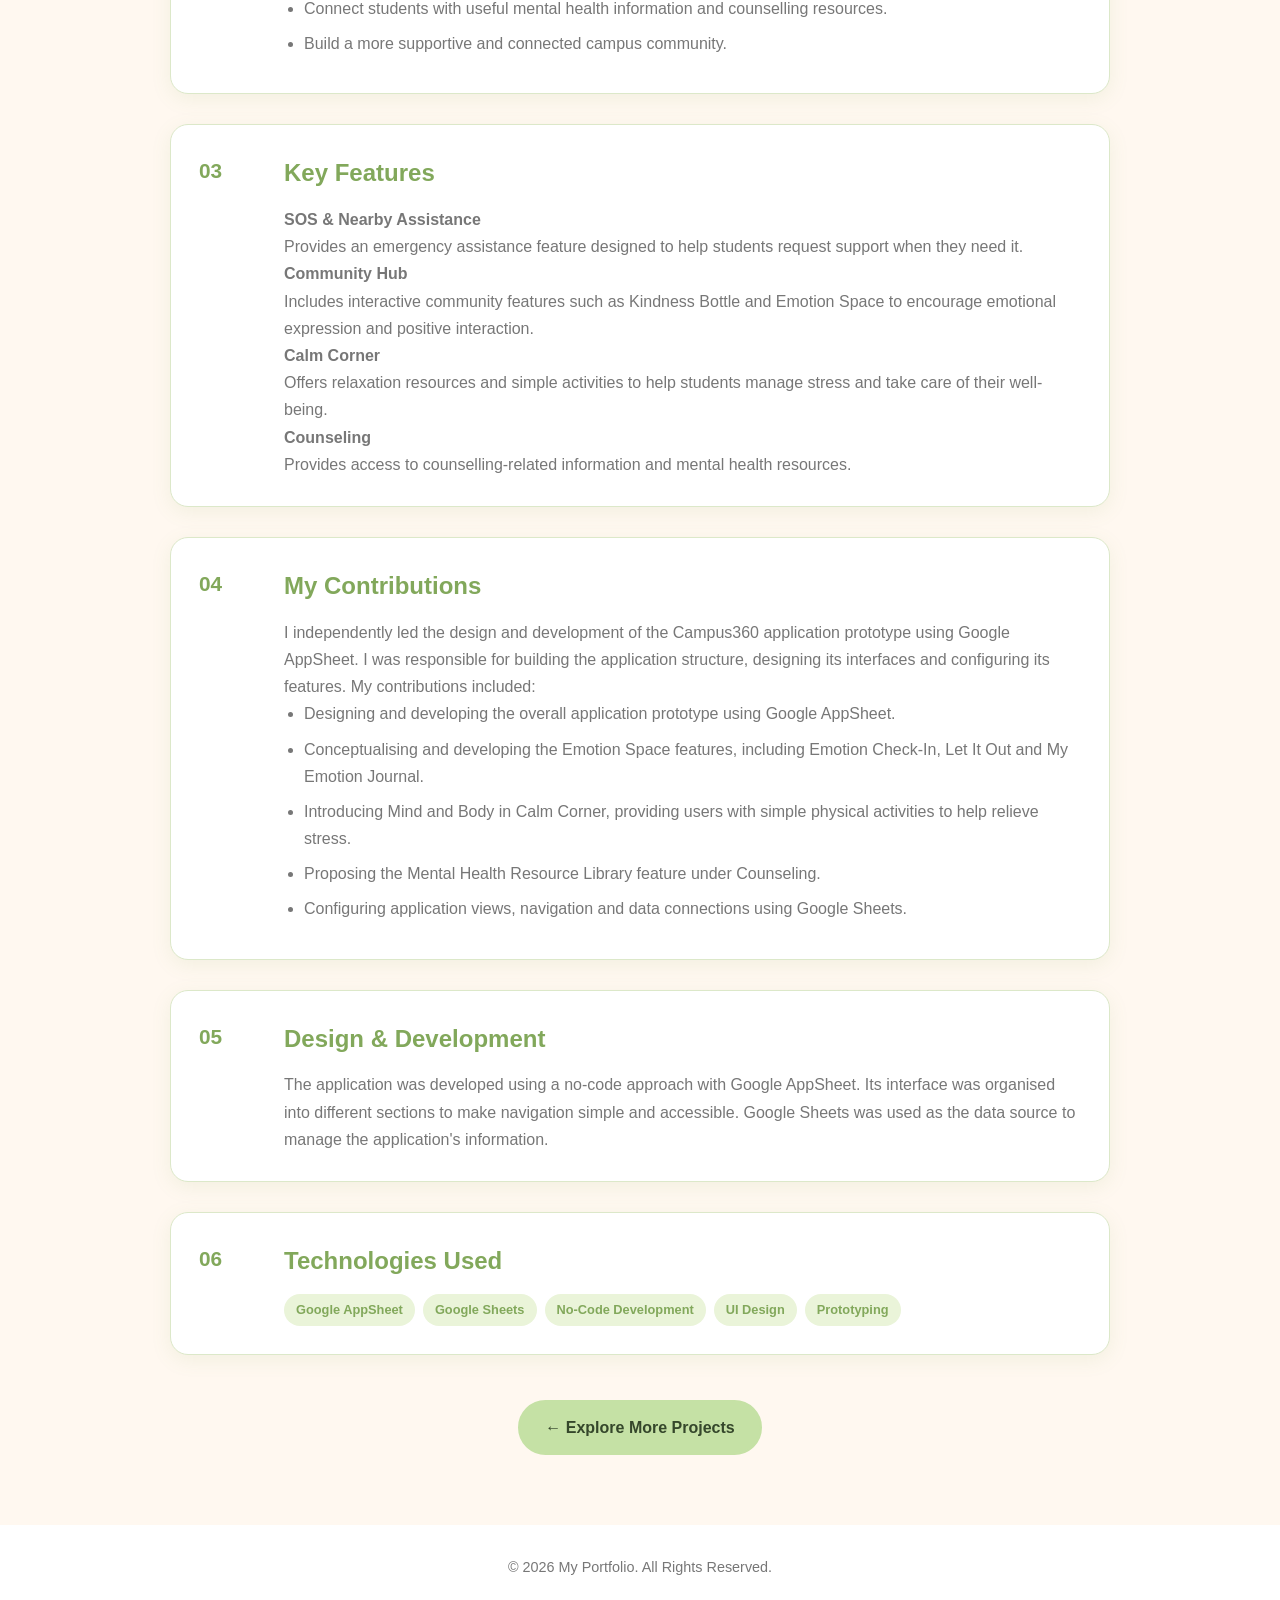
<file: projects/campus360.html>
<!DOCTYPE html>
<html lang="en">
<head>
    <meta charset="UTF-8">
    <meta name="viewport" content="width=device-width, initial-scale=1.0">
    <title>Campus360 | My Portfolio</title>
    <link rel="stylesheet" href="../style.css">
</head>

<body>

    <!-- Navigation -->
    <nav class="detail-navbar">
        <a href="../index.html" class="detail-logo">
            My Portfolio
        </a>
        <a href="../index.html#projects" class="secondary-button">
            Back to Portfolio
        </a>
    </nav>

    <main class="project-detail">

        <!-- Project Hero -->
        <section class="detail-hero">
            <span class="detail-label">NO-CODE APP DEVELOPMENT</span>

            <h1>Campus360</h1>

            <p class="detail-subtitle">
                A Campus Safety and Mental Wellness Application
            </p>

            <p class="detail-intro">
                Campus360 is a mobile application prototype designed
                to support campus safety, mental wellness and
                community engagement. Developed using Google AppSheet,
                the application brings together emergency assistance,
                emotional support, relaxation activities and
                counselling resources in one platform.
            </p>

            <div class="detail-buttons">
                <a href="../index.html#projects" class="primary-button">
                    Back to Projects
                </a>
            </div>
        </section>

        <!-- Project Cover -->
        <section class="detail-cover">
            <img src="../images/campus360.png"
                 alt="Campus360 application prototype screenshot">
        </section>

        <!-- Project Content -->
        <section class="detail-content">

            <!-- Overview -->
            <div class="detail-section">
                <span class="detail-number">01</span>
                <div>
                    <h2>Project Overview</h2>
                    <p>
                        Campus360 is designed to provide students
                        with a centralised platform for accessing
                        campus safety assistance and mental wellness
                        support. The application combines practical
                        support features with community interaction
                        and self-care resources to create a more
                        supportive campus environment.
                    </p>
                </div>
            </div>

            <!-- Objectives -->
            <div class="detail-section">
                <span class="detail-number">02</span>
                <div>
                    <h2>Project Objectives</h2>
                    <ul>
                        <li>Provide accessible emergency assistance for students on campus.</li>
                        <li>Encourage emotional expression and self-reflection.</li>
                        <li>Promote mental wellness through relaxation and self-care activities.</li>
                        <li>Connect students with useful mental health information and counselling resources.</li>
                        <li>Build a more supportive and connected campus community.</li>
                    </ul>
                </div>
            </div>

            <!-- Features -->
            <div class="detail-section">
                <span class="detail-number">03</span>
                <div>
                    <h2>Key Features</h2>

                    <p><strong>SOS & Nearby Assistance</strong></p>
                    <p>
                        Provides an emergency assistance feature
                        designed to help students request support
                        when they need it.
                    </p>

                    <p><strong>Community Hub</strong></p>
                    <p>
                        Includes interactive community features
                        such as Kindness Bottle and Emotion Space
                        to encourage emotional expression and
                        positive interaction.
                    </p>

                    <p><strong>Calm Corner</strong></p>
                    <p>
                        Offers relaxation resources and simple
                        activities to help students manage stress
                        and take care of their well-being.
                    </p>

                    <p><strong>Counseling</strong></p>
                    <p>
                        Provides access to counselling-related
                        information and mental health resources.
                    </p>
                </div>
            </div>

            <!-- Contributions -->
            <div class="detail-section">
                <span class="detail-number">04</span>
                <div>
                    <h2>My Contributions</h2>
                    <p>
                        I independently led the design and development
                        of the Campus360 application prototype using
                        Google AppSheet. I was responsible for building
                        the application structure, designing its
                        interfaces and configuring its features.
                        My contributions included:
                    </p>
                    <ul>
                        <li>Designing and developing the overall application prototype using Google AppSheet.</li>
                        <li>Conceptualising and developing the Emotion Space features, including Emotion Check-In, Let It Out and My Emotion Journal.</li>
                        <li>Introducing Mind and Body in Calm Corner, providing users with simple physical activities to help relieve stress.</li>
                        <li>Proposing the Mental Health Resource Library feature under Counseling.</li>
                        <li>Configuring application views, navigation and data connections using Google Sheets.</li>
                    </ul>
                </div>
            </div>

            <!-- Design and Development -->
            <div class="detail-section">
                <span class="detail-number">05</span>
                <div>
                    <h2>Design & Development</h2>
                    <p>
                        The application was developed using a
                        no-code approach with Google AppSheet.
                        Its interface was organised into different
                        sections to make navigation simple and
                        accessible. Google Sheets was used as the
                        data source to manage the application's
                        information.
                    </p>
                </div>
            </div>

            <!-- Technologies -->
            <div class="detail-section">
                <span class="detail-number">06</span>
                <div>
                    <h2>Technologies Used</h2>
                    <div class="tech-tags">
                        <span>Google AppSheet</span>
                        <span>Google Sheets</span>
                        <span>No-Code Development</span>
                        <span>UI Design</span>
                        <span>Prototyping</span>
                    </div>
                </div>
            </div>

        </section>

     <!-- Bottom Navigation -->
        <div class="detail-footer">
            <a href="../index.html#projects" class="primary-button">
                ← Explore More Projects
            </a>
        </div>

    </main>

    <footer class="site-footer">
        <p>© 2026 My Portfolio. All Rights Reserved.</p>
    </footer>
 <script src="../javascript.js" defer></script>   
</body>
</html>
</file>
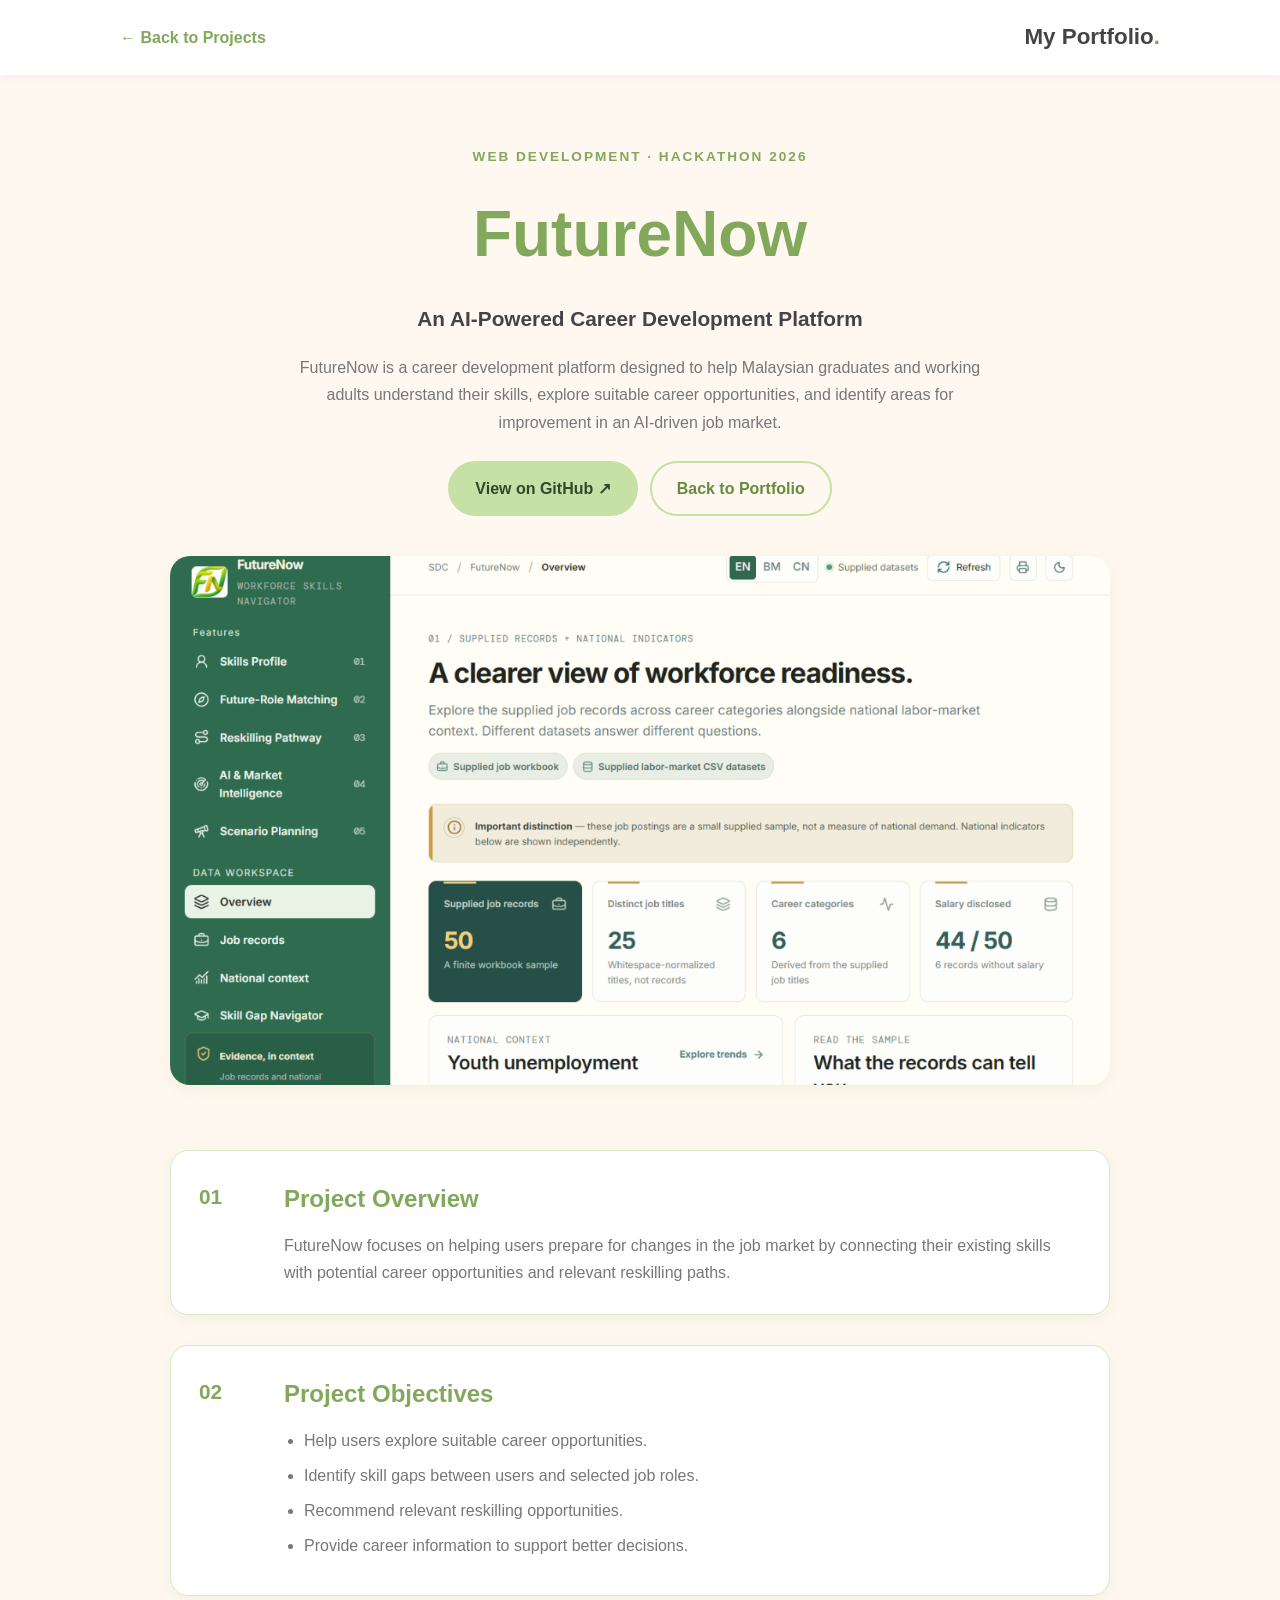
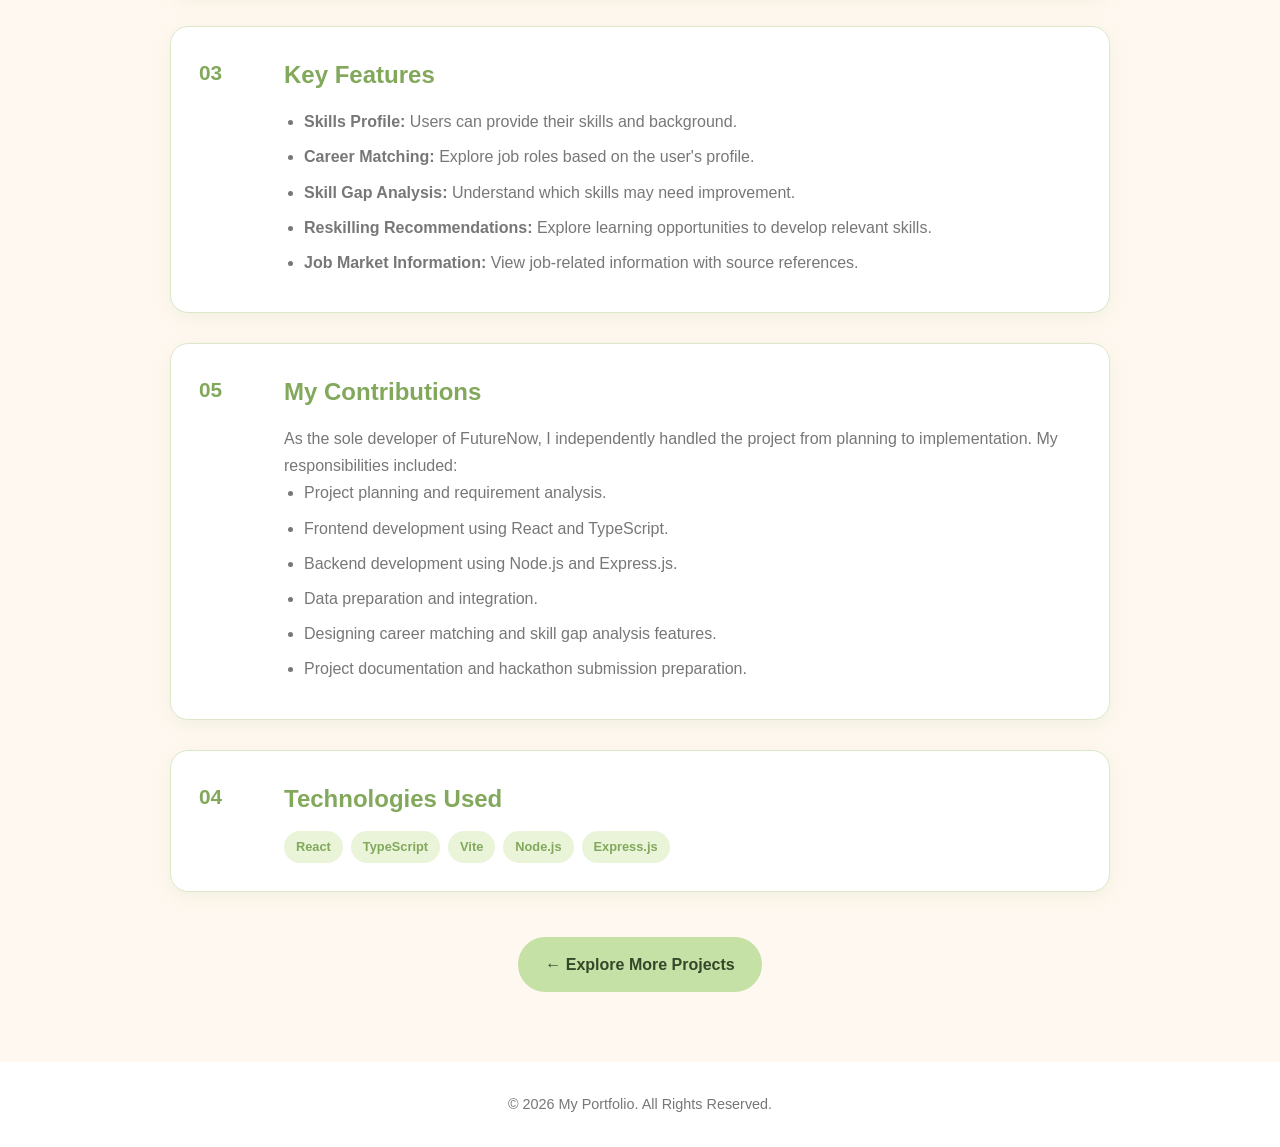
<file: projects/futurenow.html>
<!DOCTYPE html>
<html lang="en">
<head>
    <meta charset="UTF-8">
    <meta name="viewport" content="width=device-width, initial-scale=1.0">

    <title>FutureNow | My Portfolio</title>

    <link rel="stylesheet" href="../style.css">
</head>

<body>

    <!-- Navigation -->
    <header class="site-header">
        <nav class="detail-navbar">
            <a href="../index.html#projects" class="back-link">
                ← Back to Projects
            </a>

            <a href="../index.html" class="detail-logo">
                My Portfolio<span>.</span>
            </a>
        </nav>
    </header>

    <main class="project-detail">

        <!-- Project Hero -->
        <section class="detail-hero">

            <p class="detail-label">WEB DEVELOPMENT · HACKATHON 2026</p>

            <h1>FutureNow</h1>

            <p class="detail-subtitle">
                An AI-Powered Career Development Platform
            </p>

            <p class="detail-intro">
                FutureNow is a career development platform designed
                to help Malaysian graduates and working adults
                understand their skills, explore suitable career
                opportunities, and identify areas for improvement
                in an AI-driven job market.
            </p>

            <div class="detail-buttons">
                <a href="https://github.com/kaiqi1004-star/FutureNow"
                   target="_blank"
                   rel="noopener noreferrer"
                   class="primary-button">
                    View on GitHub ↗
                </a>

                <a href="../index.html#projects"
                   class="secondary-button">
                    Back to Portfolio
                </a>
            </div>

            <div class="detail-cover">
                <img src="../images/futurenow.png"
                     alt="FutureNow project screenshot">
            </div>

        </section>

        <!-- Project Information -->
        <section class="detail-content">

            <div class="detail-section">
                <span class="detail-number">01</span>
                <div>
                    <h2>Project Overview</h2>
                    <p>
                        FutureNow focuses on helping users prepare
                        for changes in the job market by connecting
                        their existing skills with potential career
                        opportunities and relevant reskilling paths.
                    </p>
                </div>
            </div>

            <div class="detail-section">
                <span class="detail-number">02</span>
                <div>
                    <h2>Project Objectives</h2>
                    <ul>
                        <li>Help users explore suitable career opportunities.</li>
                        <li>Identify skill gaps between users and selected job roles.</li>
                        <li>Recommend relevant reskilling opportunities.</li>
                        <li>Provide career information to support better decisions.</li>
                    </ul>
                </div>
            </div>

            <div class="detail-section">
                <span class="detail-number">03</span>
                <div>
                    <h2>Key Features</h2>
                    <ul>
                        <li><strong>Skills Profile:</strong> Users can provide their skills and background.</li>
                        <li><strong>Career Matching:</strong> Explore job roles based on the user's profile.</li>
                        <li><strong>Skill Gap Analysis:</strong> Understand which skills may need improvement.</li>
                        <li><strong>Reskilling Recommendations:</strong> Explore learning opportunities to develop relevant skills.</li>
                        <li><strong>Job Market Information:</strong> View job-related information with source references.</li>
                    </ul>
                </div>
            </div>

           <div class="detail-section">
    <span class="detail-number">05</span>
    <div>
        <h2>My Contributions</h2>

        <p>
            As the sole developer of FutureNow, I independently
            handled the project from planning to implementation.
            My responsibilities included:
        </p>

        <ul>
            <li>Project planning and requirement analysis.</li>
            <li>Frontend development using React and TypeScript.</li>
            <li>Backend development using Node.js and Express.js.</li>
            <li>Data preparation and integration.</li>
            <li>Designing career matching and skill gap analysis features.</li>
            <li>Project documentation and hackathon submission preparation.</li>
        </ul>
    </div>
</div>
    
            <div class="detail-section">
                <span class="detail-number">04</span>
                <div>
                    <h2>Technologies Used</h2>

                    <div class="tech-tags">
                        <span>React</span>
                        <span>TypeScript</span>
                        <span>Vite</span>
                        <span>Node.js</span>
                        <span>Express.js</span>
                    </div>
                </div>
            </div>
        </section>

        <!-- Bottom Navigation -->
        <div class="detail-footer">
            <a href="../index.html#projects" class="primary-button">
                ← Explore More Projects
            </a>
        </div>

    </main>

    <footer class="site-footer">
        <p>© 2026 My Portfolio. All Rights Reserved.</p>
    </footer>
<script src="../javascript.js" defer></script>
</body>
</html>
</file>
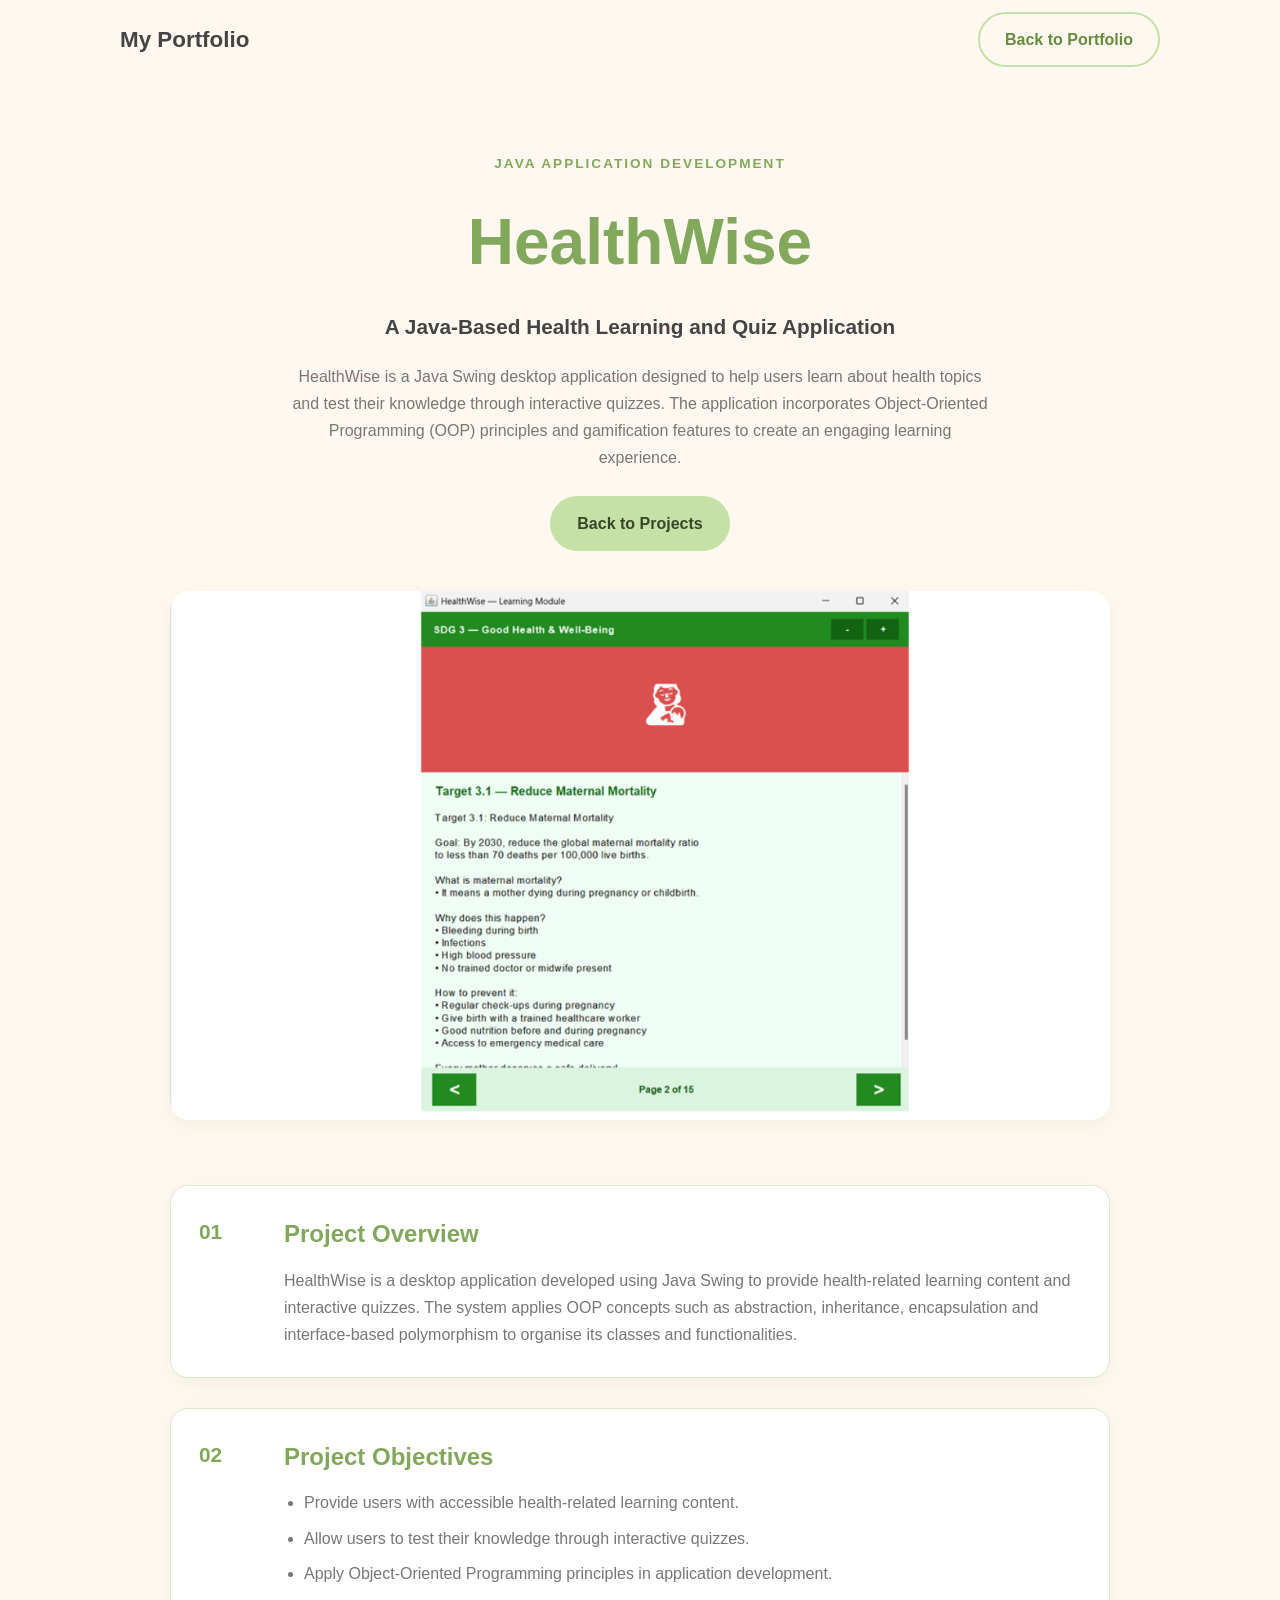
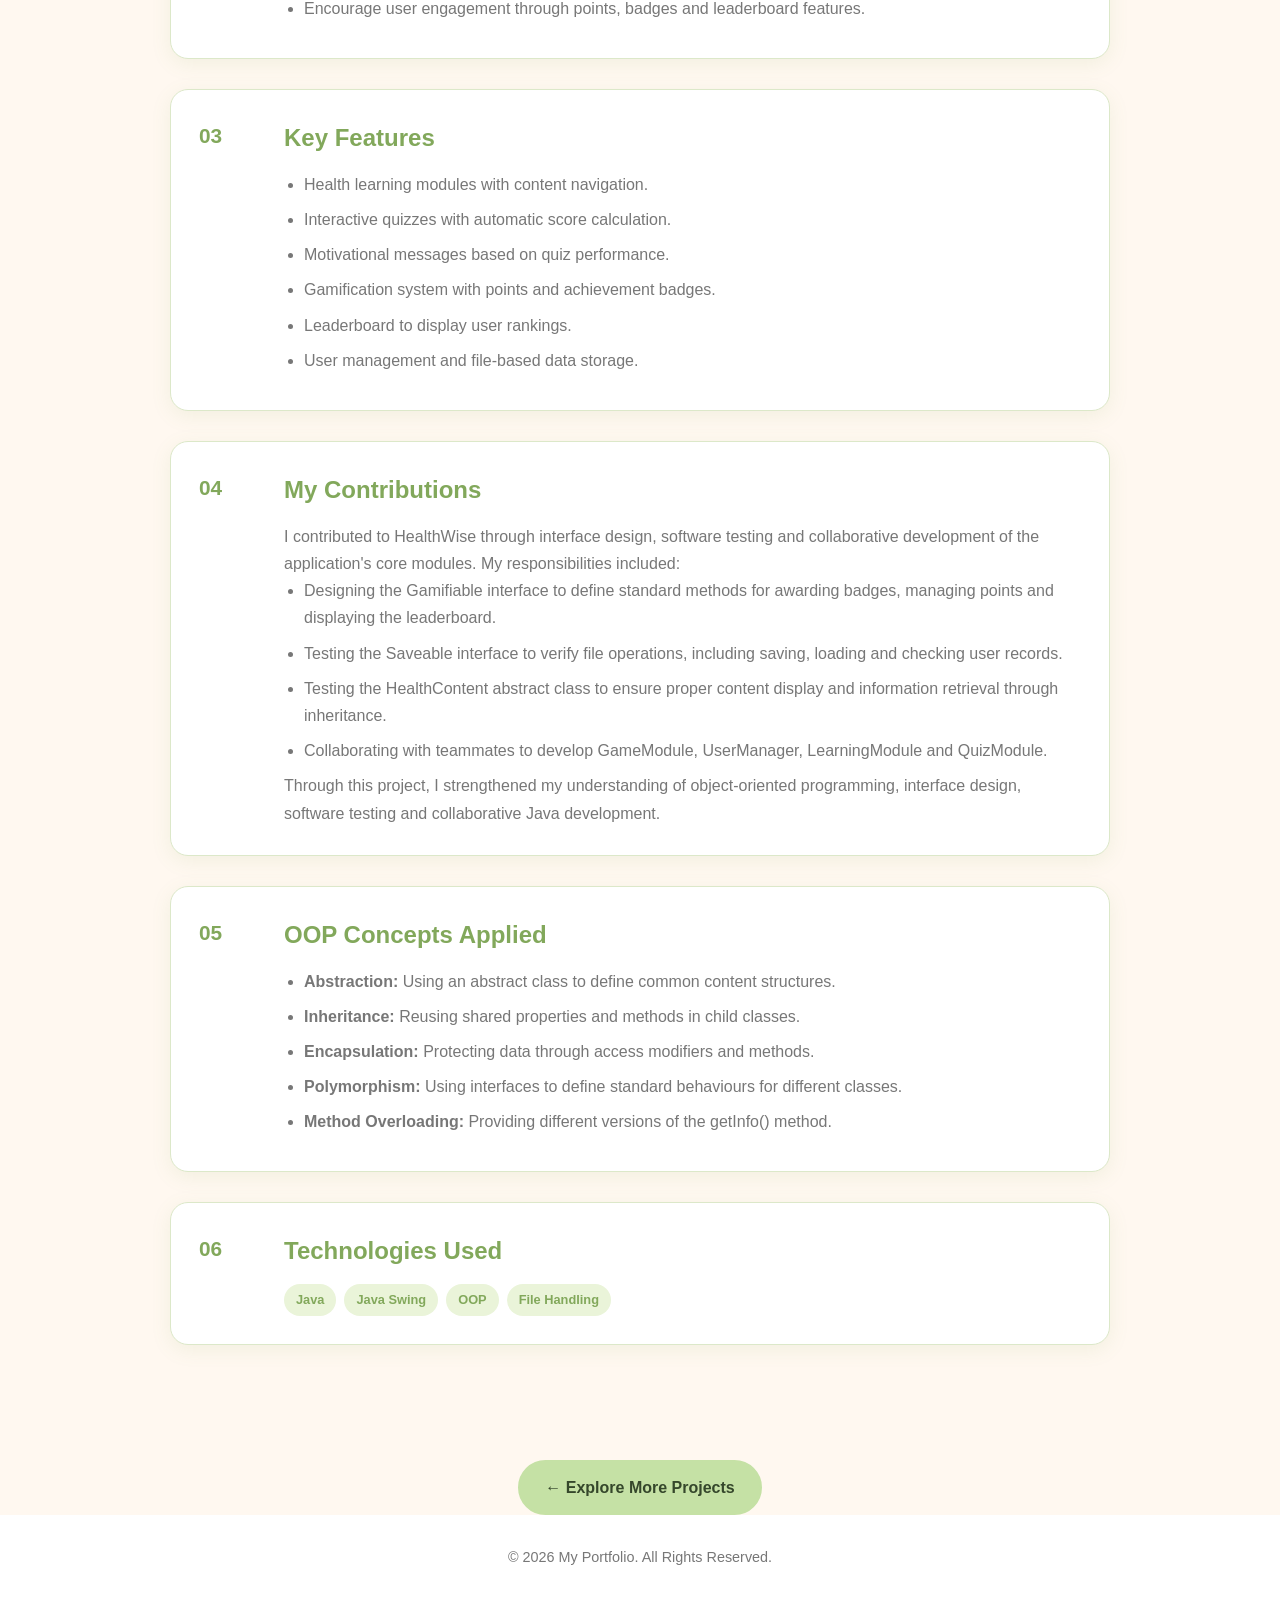
<file: projects/healthwise.html>
<!DOCTYPE html>
<html lang="en">
<head>
    <meta charset="UTF-8">
    <meta name="viewport" content="width=device-width, initial-scale=1.0">
    <title>HealthWise | My Portfolio</title>
    <link rel="stylesheet" href="../style.css">
</head>

<body>

    <!-- Navigation -->
    <nav class="detail-navbar">
        <a href="../index.html" class="detail-logo">
            My Portfolio
        </a>
        <a href="../index.html#projects" class="secondary-button">
            Back to Portfolio
        </a>
    </nav>

    <main class="project-detail">

        <!-- Project Hero -->
        <section class="detail-hero">
            <span class="detail-label">JAVA APPLICATION DEVELOPMENT</span>

            <h1>HealthWise</h1>

            <p class="detail-subtitle">
                A Java-Based Health Learning and Quiz Application
            </p>

            <p class="detail-intro">
                HealthWise is a Java Swing desktop application designed
                to help users learn about health topics and test their
                knowledge through interactive quizzes. The application
                incorporates Object-Oriented Programming (OOP) principles
                and gamification features to create an engaging learning
                experience.
            </p>

            <div class="detail-buttons">
                <a href="../index.html#projects" class="primary-button">
                    Back to Projects
                </a>
            </div>
        </section>

        <!-- Project Cover -->
        <section class="detail-cover">
            <img src="../images/healthwise.png"
                 alt="HealthWise Java Swing application screenshot">
        </section>

        <!-- Project Content -->
        <section class="detail-content">

            <!-- Overview -->
            <div class="detail-section">
                <span class="detail-number">01</span>
                <div>
                    <h2>Project Overview</h2>
                    <p>
                        HealthWise is a desktop application developed
                        using Java Swing to provide health-related
                        learning content and interactive quizzes.
                        The system applies OOP concepts such as
                        abstraction, inheritance, encapsulation and
                        interface-based polymorphism to organise
                        its classes and functionalities.
                    </p>
                </div>
            </div>

            <!-- Objectives -->
            <div class="detail-section">
                <span class="detail-number">02</span>
                <div>
                    <h2>Project Objectives</h2>
                    <ul>
                        <li>Provide users with accessible health-related learning content.</li>
                        <li>Allow users to test their knowledge through interactive quizzes.</li>
                        <li>Apply Object-Oriented Programming principles in application development.</li>
                        <li>Encourage user engagement through points, badges and leaderboard features.</li>
                    </ul>
                </div>
            </div>

            <!-- Features -->
            <div class="detail-section">
                <span class="detail-number">03</span>
                <div>
                    <h2>Key Features</h2>
                    <ul>
                        <li>Health learning modules with content navigation.</li>
                        <li>Interactive quizzes with automatic score calculation.</li>
                        <li>Motivational messages based on quiz performance.</li>
                        <li>Gamification system with points and achievement badges.</li>
                        <li>Leaderboard to display user rankings.</li>
                        <li>User management and file-based data storage.</li>
                    </ul>
                </div>
            </div>

            <!-- Contributions -->
            <div class="detail-section">
                <span class="detail-number">04</span>
                <div>
                    <h2>My Contributions</h2>
                    <p>
                        I contributed to HealthWise through interface
                        design, software testing and collaborative
                        development of the application's core modules.
                        My responsibilities included:
                    </p>
                    <ul>
                        <li>Designing the Gamifiable interface to define standard methods for awarding badges, managing points and displaying the leaderboard.</li>
                        <li>Testing the Saveable interface to verify file operations, including saving, loading and checking user records.</li>
                        <li>Testing the HealthContent abstract class to ensure proper content display and information retrieval through inheritance.</li>
                        <li>Collaborating with teammates to develop GameModule, UserManager, LearningModule and QuizModule.</li>
                    </ul>
                    <p>
                        Through this project, I strengthened my
                        understanding of object-oriented programming,
                        interface design, software testing and
                        collaborative Java development.
                    </p>
                </div>
            </div>

            <!-- OOP Concepts -->
            <div class="detail-section">
                <span class="detail-number">05</span>
                <div>
                    <h2>OOP Concepts Applied</h2>
                    <ul>
                        <li><strong>Abstraction:</strong> Using an abstract class to define common content structures.</li>
                        <li><strong>Inheritance:</strong> Reusing shared properties and methods in child classes.</li>
                        <li><strong>Encapsulation:</strong> Protecting data through access modifiers and methods.</li>
                        <li><strong>Polymorphism:</strong> Using interfaces to define standard behaviours for different classes.</li>
                        <li><strong>Method Overloading:</strong> Providing different versions of the getInfo() method.</li>
                    </ul>
                </div>
            </div>

            <!-- Technologies -->
            <div class="detail-section">
                <span class="detail-number">06</span>
                <div>
                    <h2>Technologies Used</h2>
                    <div class="tech-tags">
                        <span>Java</span>
                        <span>Java Swing</span>
                        <span>OOP</span>
                        <span>File Handling</span>
                    </div>
                </div>
            </div>

        </section>

    </main>

    <!-- Bottom Navigation -->
        <div class="detail-footer">
            <a href="../index.html#projects" class="primary-button">
                ← Explore More Projects
            </a>
        </div>

    </main>

    <footer class="site-footer">
        <p>© 2026 My Portfolio. All Rights Reserved.</p>
    </footer>
<script src="../javascript.js" defer></script>
</body>
</html>
</file>
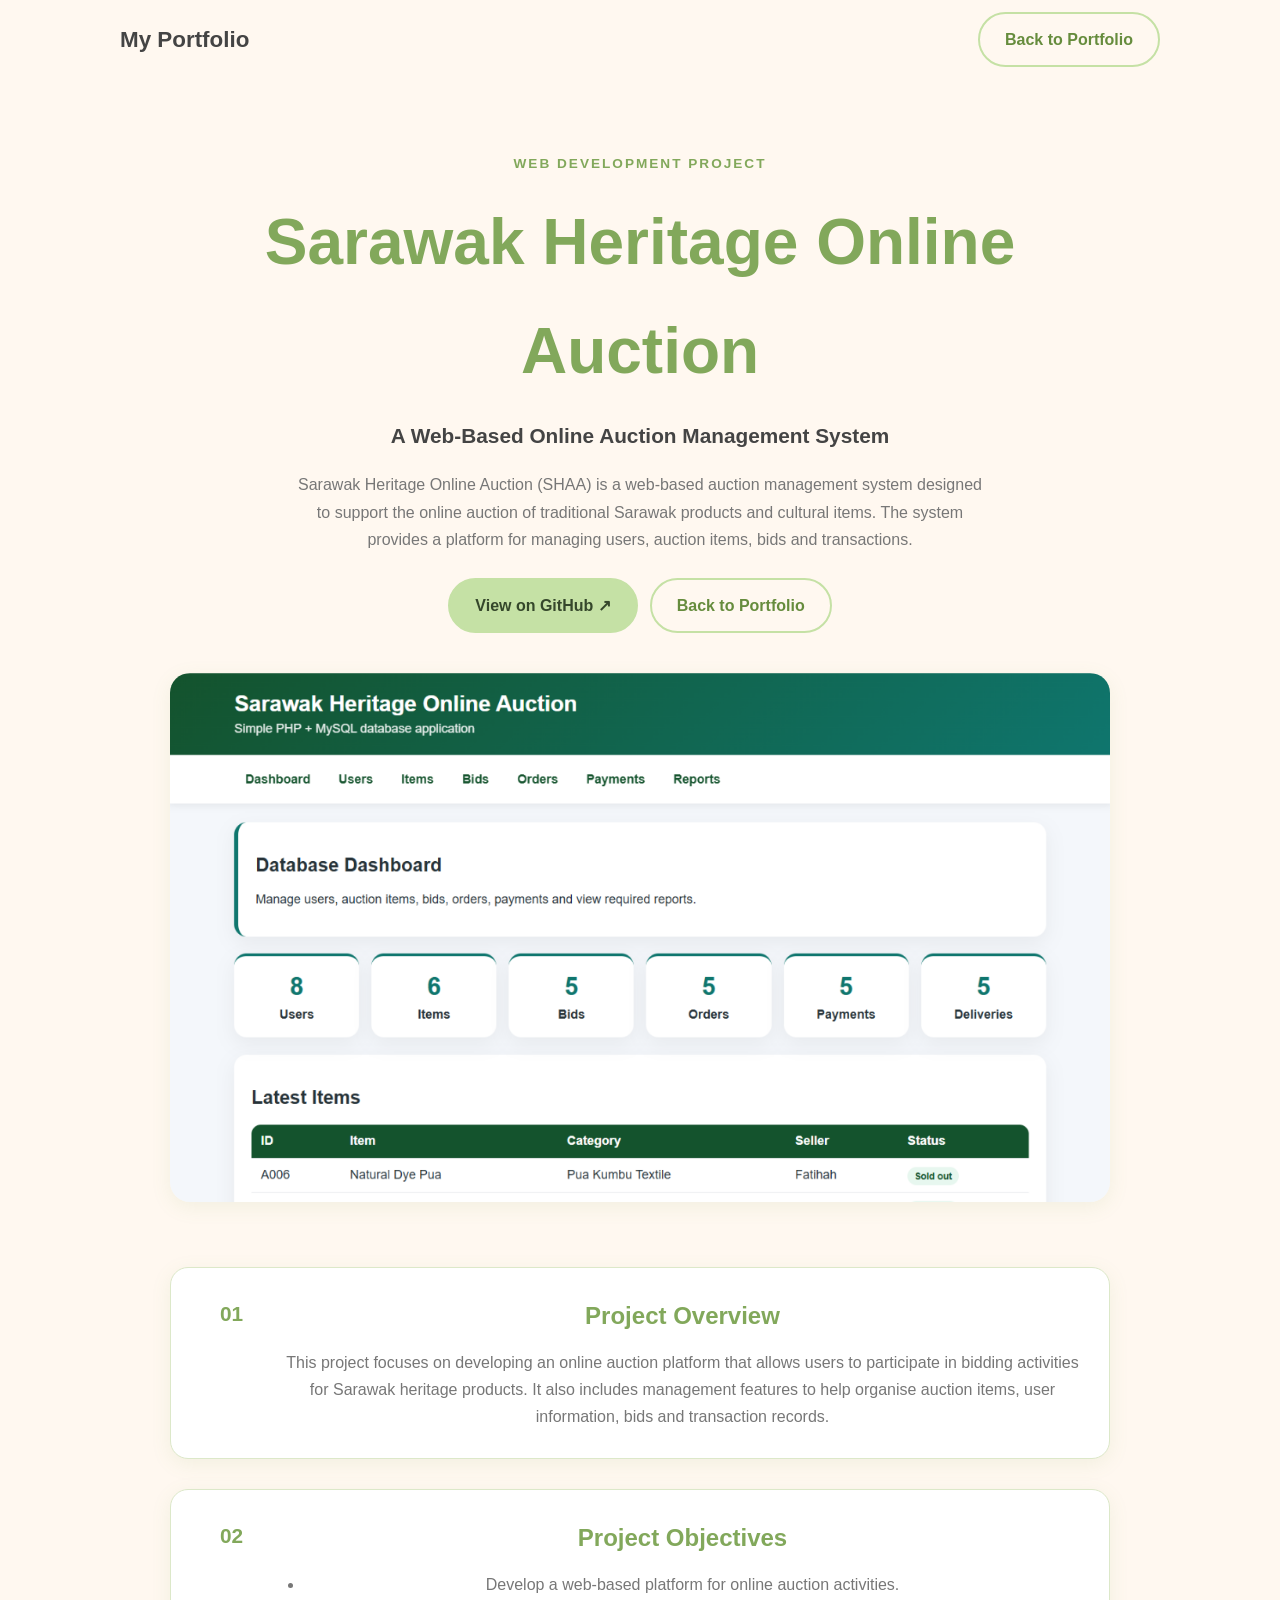
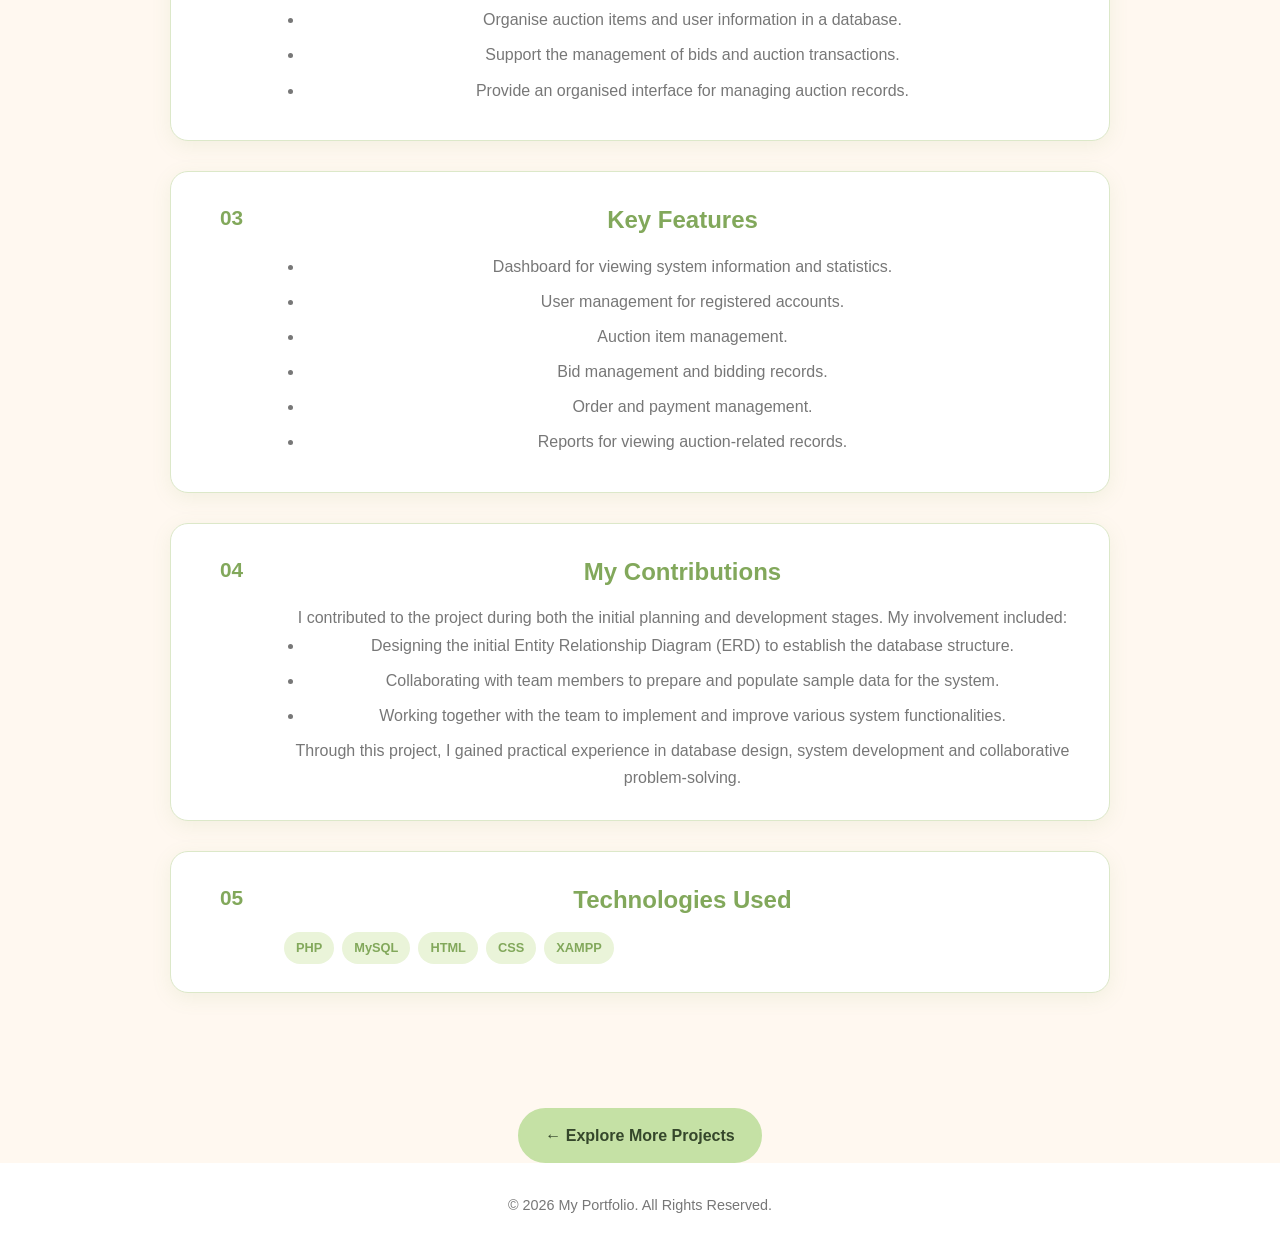
<file: projects/shaa.html>
<!DOCTYPE html>
<html lang="en">
<head>
    <meta charset="UTF-8">
    <meta name="viewport" content="width=device-width, initial-scale=1.0">
    <title>Sarawak Heritage Online Auction | My Portfolio</title>
    <link rel="stylesheet" href="../style.css">
</head>

<body>

    <!-- Navigation -->
    <nav class="detail-navbar">
        <a href="../index.html" class="detail-logo">
            My Portfolio
        </a>
        <a href="../index.html#projects" class="secondary-button">
            Back to Portfolio
        </a>
    </nav>

    <main class="project-detail">

        <!-- Project Hero -->
        <section class="detail-hero">
            <span class="detail-label">WEB DEVELOPMENT PROJECT</span>

            <h1>Sarawak Heritage Online Auction</h1>

            <p class="detail-subtitle">
                A Web-Based Online Auction Management System
            </p>

            <p class="detail-intro">
                Sarawak Heritage Online Auction (SHAA) is a web-based
                auction management system designed to support the
                online auction of traditional Sarawak products and
                cultural items. The system provides a platform for
                managing users, auction items, bids and transactions.
            </p>

<div class="detail-buttons">

    <a href="https://github.com/kaiqi1004-star/SHAA-Sarawak-Heritage-Online-Auction"
       target="_blank"
       rel="noopener noreferrer"
       class="primary-button">
        View on GitHub ↗
    </a>

    <a href="../index.html#projects"
       class="secondary-button">
        Back to Portfolio
    </a>

</div>
        <!-- Project Cover -->
        <section class="detail-cover">
            <img src="../images/shaa.png"
                 alt="Sarawak Heritage Online Auction system screenshot">
        </section>

        <!-- Project Content -->
        <section class="detail-content">

            <!-- Overview -->
            <div class="detail-section">
                <span class="detail-number">01</span>
                <div>
                    <h2>Project Overview</h2>
                    <p>
                        This project focuses on developing an online
                        auction platform that allows users to participate
                        in bidding activities for Sarawak heritage products.
                        It also includes management features to help
                        organise auction items, user information,
                        bids and transaction records.
                    </p>
                </div>
            </div>

            <!-- Objectives -->
            <div class="detail-section">
                <span class="detail-number">02</span>
                <div>
                    <h2>Project Objectives</h2>
                    <ul>
                        <li>Develop a web-based platform for online auction activities.</li>
                        <li>Organise auction items and user information in a database.</li>
                        <li>Support the management of bids and auction transactions.</li>
                        <li>Provide an organised interface for managing auction records.</li>
                    </ul>
                </div>
            </div>

            <!-- Features -->
            <div class="detail-section">
                <span class="detail-number">03</span>
                <div>
                    <h2>Key Features</h2>
                    <ul>
                        <li>Dashboard for viewing system information and statistics.</li>
                        <li>User management for registered accounts.</li>
                        <li>Auction item management.</li>
                        <li>Bid management and bidding records.</li>
                        <li>Order and payment management.</li>
                        <li>Reports for viewing auction-related records.</li>
                    </ul>
                </div>
            </div>

            <div class="detail-section">
                <span class="detail-number">04</span>
                <div>
                    <h2>My Contributions</h2>
                    <p>
                        I contributed to the project during both the initial
                        planning and development stages. My involvement included:
                    </p>
                    <ul>
                        <li>Designing the initial Entity Relationship Diagram (ERD) to establish the database structure.</li>
                        <li>Collaborating with team members to prepare and populate sample data for the system.</li>
                        <li>Working together with the team to implement and improve various system functionalities.</li>
                    </ul>
                    <p>
                        Through this project, I gained practical experience in
                        database design, system development and collaborative
                        problem-solving.
                    </p>
                </div>
            </div>

             <!-- Technologies -->
            <div class="detail-section">
                <span class="detail-number">05</span>
                <div>
                    <h2>Technologies Used</h2>
                    <div class="tech-tags">
                        <span>PHP</span>
                        <span>MySQL</span>
                        <span>HTML</span>
                        <span>CSS</span>
                        <span>XAMPP</span>
                    </div>
                </div>
            </div>

                        
        

        </section>

    </main>

     <!-- Bottom Navigation -->
        <div class="detail-footer">
            <a href="../index.html#projects" class="primary-button">
                ← Explore More Projects
            </a>
        </div>

    </main>

    <footer class="site-footer">
        <p>© 2026 My Portfolio. All Rights Reserved.</p>
    </footer>
<script src="../javascript.js" defer></script>
</body>
</html>
</file>
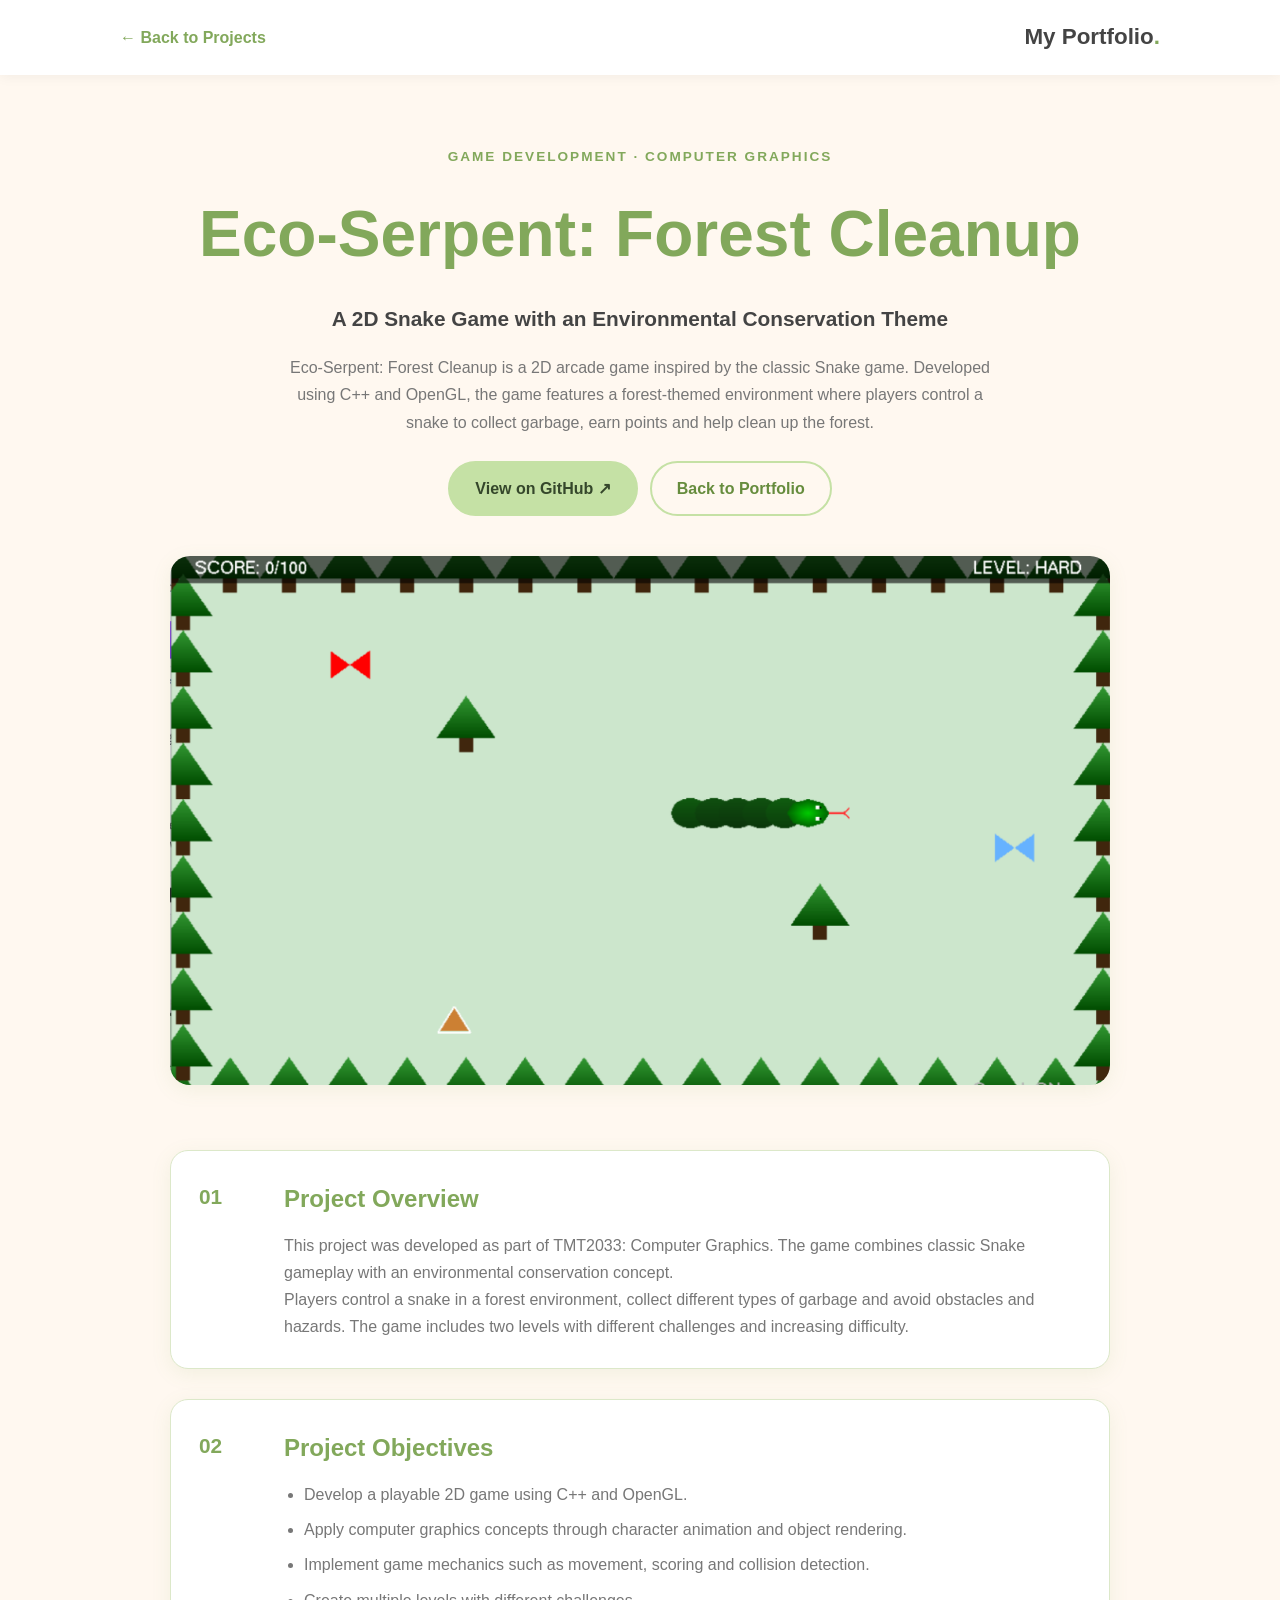
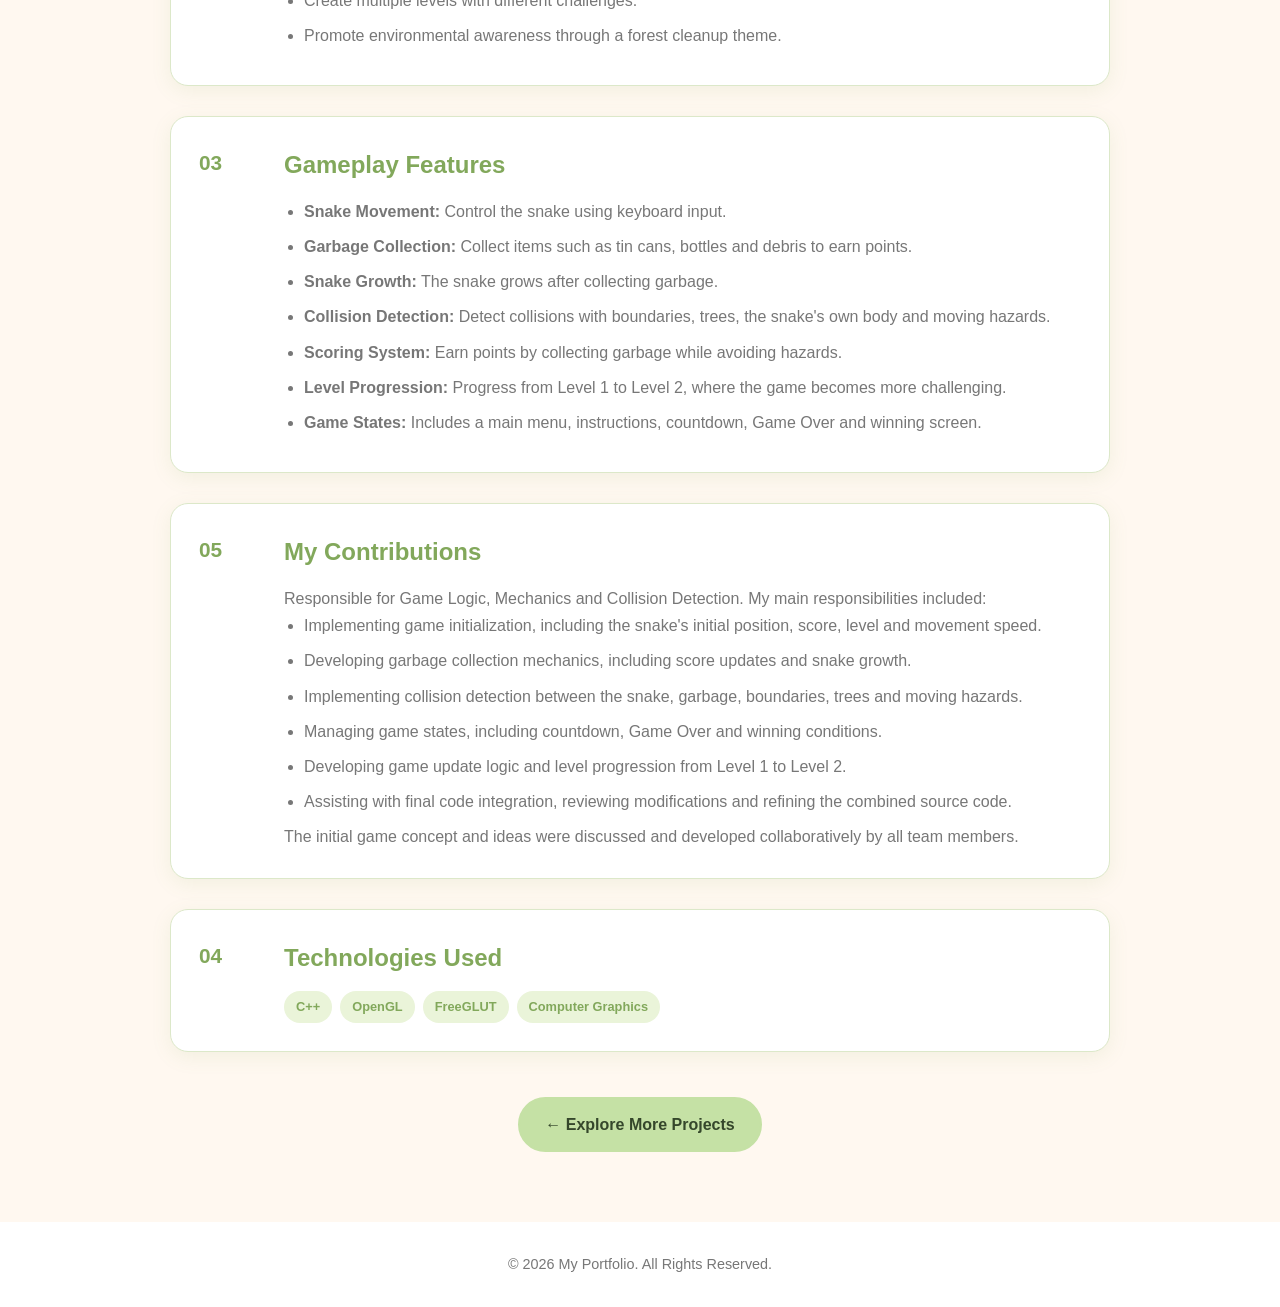
<file: projects/snake-game.html>
<!DOCTYPE html>
<html lang="en">
<head>
    <meta charset="UTF-8">
    <meta name="viewport" content="width=device-width, initial-scale=1.0">

    <title>Eco-Serpent: Forest Cleanup | My Portfolio</title>

    <link rel="stylesheet" href="../style.css">
</head>

<body>

    <!-- Navigation -->
    <header class="site-header">
        <nav class="detail-navbar">
            <a href="../index.html#projects" class="back-link">
                ← Back to Projects
            </a>

            <a href="../index.html" class="detail-logo">
                My Portfolio<span>.</span>
            </a>
        </nav>
    </header>

    <main class="project-detail">

        <!-- Project Hero -->
        <section class="detail-hero">

            <p class="detail-label">GAME DEVELOPMENT · COMPUTER GRAPHICS</p>

            <h1>Eco-Serpent: Forest Cleanup</h1>

            <p class="detail-subtitle">
                A 2D Snake Game with an Environmental Conservation Theme
            </p>

            <p class="detail-intro">
                Eco-Serpent: Forest Cleanup is a 2D arcade game
                inspired by the classic Snake game. Developed using
                C++ and OpenGL, the game features a forest-themed
                environment where players control a snake to collect
                garbage, earn points and help clean up the forest.
            </p>

           <div class="detail-buttons">

    <a href="https://github.com/kaiqi1004-star/snake-game-cpp"
       target="_blank"
       rel="noopener noreferrer"
       class="primary-button">
        View on GitHub ↗
    </a>

    <a href="../index.html#projects"
       class="secondary-button">
        Back to Portfolio
    </a>

</div>

            <div class="detail-cover">
                <img src="../images/snake-game.png"
                     alt="Eco-Serpent Forest Cleanup game screenshot">
            </div>

        </section>

        <!-- Project Information -->
        <section class="detail-content">

            <div class="detail-section">
                <span class="detail-number">01</span>
                <div>
                    <h2>Project Overview</h2>
                    <p>
                        This project was developed as part of
                        TMT2033: Computer Graphics. The game combines
                        classic Snake gameplay with an environmental
                        conservation concept.
                    </p>
                    <p>
                        Players control a snake in a forest environment,
                        collect different types of garbage and avoid
                        obstacles and hazards. The game includes two
                        levels with different challenges and increasing
                        difficulty.
                    </p>
                </div>
            </div>

            <div class="detail-section">
                <span class="detail-number">02</span>
                <div>
                    <h2>Project Objectives</h2>
                    <ul>
                        <li>Develop a playable 2D game using C++ and OpenGL.</li>
                        <li>Apply computer graphics concepts through character animation and object rendering.</li>
                        <li>Implement game mechanics such as movement, scoring and collision detection.</li>
                        <li>Create multiple levels with different challenges.</li>
                        <li>Promote environmental awareness through a forest cleanup theme.</li>
                    </ul>
                </div>
            </div>

            <div class="detail-section">
                <span class="detail-number">03</span>
                <div>
                    <h2>Gameplay Features</h2>
                    <ul>
                        <li><strong>Snake Movement:</strong> Control the snake using keyboard input.</li>
                        <li><strong>Garbage Collection:</strong> Collect items such as tin cans, bottles and debris to earn points.</li>
                        <li><strong>Snake Growth:</strong> The snake grows after collecting garbage.</li>
                        <li><strong>Collision Detection:</strong> Detect collisions with boundaries, trees, the snake's own body and moving hazards.</li>
                        <li><strong>Scoring System:</strong> Earn points by collecting garbage while avoiding hazards.</li>
                        <li><strong>Level Progression:</strong> Progress from Level 1 to Level 2, where the game becomes more challenging.</li>
                        <li><strong>Game States:</strong> Includes a main menu, instructions, countdown, Game Over and winning screen.</li>
                    </ul>
                </div>
            </div>

          
            <div class="detail-section">
                <span class="detail-number">05</span>
                <div>
                    <h2>My Contributions</h2>

                    <p>
                        Responsible for
                        Game Logic, Mechanics and Collision Detection.
                        My main responsibilities included:
                    </p>

                    <ul>
                        <li>Implementing game initialization, including the snake's initial position, score, level and movement speed.</li>
                        <li>Developing garbage collection mechanics, including score updates and snake growth.</li>
                        <li>Implementing collision detection between the snake, garbage, boundaries, trees and moving hazards.</li>
                        <li>Managing game states, including countdown, Game Over and winning conditions.</li>
                        <li>Developing game update logic and level progression from Level 1 to Level 2.</li>
                        <li>Assisting with final code integration, reviewing modifications and refining the combined source code.</li>
                    </ul>

                    <p>
                        The initial game concept and ideas were
                        discussed and developed collaboratively
                        by all team members.
                    </p>
                </div>
            </div>

              <div class="detail-section">
                <span class="detail-number">04</span>
                <div>
                    <h2>Technologies Used</h2>

                    <div class="tech-tags">
                        <span>C++</span>
                        <span>OpenGL</span>
                        <span>FreeGLUT</span>
                        <span>Computer Graphics</span>
                    </div>
                </div>
            </div>


        </section>

        <!-- Bottom Navigation -->
        <div class="detail-footer">
            <a href="../index.html#projects" class="primary-button">
                ← Explore More Projects
            </a>
        </div>

    </main>
<footer class="site-footer">
        <p>© 2026 My Portfolio. All Rights Reserved.</p>
    </footer>
<script src="../javascript.js" defer></script>
</body>
</html>
</file>
<file: style.css>
/* =====================================
   1. GLOBAL SETTINGS
===================================== */



:root {
    /* Main Colors */
    --background: #FFF8F0;

    /* Pistachio Green Theme */
    --primary-green: #C5E1A5;
    --dark-green: #82A85B;
    --light-green: #EAF4D9;

    /* Text Colors */
    --white: #FFFFFF;
    --text: #444444;
    --muted-text: #777777;

    /* Borders and Shadows */
    --border: #DCE8C9;
    --shadow: 0 5px 20px rgba(130, 168, 91, 0.10);
}


* {
    margin: 0;
    padding: 0;
    box-sizing: border-box;
}

html {
    scroll-behavior: smooth;
    scroll-padding-top: 85px;
}

body {
    font-family: Arial, sans-serif;
    background-color: var(--background);
    color: var(--text);
    line-height: 1.7;
    transition: background-color 0.3s, color 0.3s;
}

a {
    color: inherit;
    text-decoration: none;
}

button,
input {
    font: inherit;
}

button {
    cursor: pointer;
}

img {
    max-width: 100%;
    display: block;
}

[hidden] {
    display: none !important;
}

::selection {
    background-color: var(--primary-green);
    color: white;
}


/* =====================================
   2. ACCESSIBILITY
===================================== */

.skip-link {
    position: absolute;
    top: -100px;
    left: 10px;
    background-color: var(--dark-green);
    color: white;
    padding: 10px 15px;
    z-index: 2000;
    border-radius: 6px;
}

.skip-link:focus {
    top: 10px;
}

.visually-hidden {
    position: absolute;
    width: 1px;
    height: 1px;
    padding: 0;
    margin: -1px;
    overflow: hidden;
    clip: rect(0, 0, 0, 0);
    white-space: nowrap;
    border: 0;
}

:focus-visible {
    outline: 3px solid var(--dark-green);
    outline-offset: 4px;
}


/* =====================================
   3. BUTTONS
===================================== */

.primary-button,
.secondary-button {
    display: inline-block;
    padding: 12px 25px;
    border-radius: 30px;
    font-weight: bold;
    text-align: center;
    transition: 0.3s ease;
}

.primary-button {
    background-color: var(--primary-green);
    color:#35472B;
    border: 2px solid var(--primary-green);
}

.primary-button:hover {
    background-color: var(--dark-green);
    border-color: var(--dark-green);
    color: white;
    transform: translateY(-3px);
}

.secondary-button {
    background-color: transparent;
    color: #668C3D;
    border: 2px solid var(--primary-green);
}

.secondary-button:hover {
    background-color: var(--light-green);
    color: #35472B;
    transform: translateY(-3px);
}


/* =====================================
   4. WELCOME SCREEN
===================================== */

.welcome-screen {
    min-height: 100vh;
    display: flex;
    align-items: center;
    justify-content: center;
    padding: 30px 20px;
    background: linear-gradient(135deg,#FFF8F0, #EAF4D9);
    text-align: center;
}

.welcome-container {
    max-width: 650px;
    width: 100%;
    padding: 35px;
    background-color: white;
    border-radius: 25px;
    box-shadow: var(--shadow);
    animation: fadeIn 1s ease;
}

.welcome-cat {
    width: 100%;
    max-width: 420px;
    max-height: 300px;
    object-fit: cover;
    margin: 0 auto 25px;
    border-radius: 18px;
}

.welcome-container h1 {
    color: var(--dark-green);
    margin-bottom: 10px;
    font-size: clamp(1.6rem, 4vw, 2.3rem);
}

.welcome-container p {
    color: var(--muted-text);
    margin-bottom: 15px;
}


/* =====================================
   5. NAVIGATION BAR
===================================== */

.site-header {
    position: sticky;
    top: 0;
    z-index: 1000;
    background-color: var(--white);
    box-shadow: 0 2px 12px rgba(0, 0, 0, 0.05);
}

.navbar {
    max-width: 1150px;
    margin: 0 auto;
    min-height: 75px;
    padding: 12px 25px;
    display: flex;
    align-items: center;
    justify-content: space-between;
    gap: 20px;
}

.logo {
    font-size: 1.7rem;
    font-weight: bold;
    color: var(--text);
}

.logo span {
    color: var(--primary-green);
}

.nav-links {
    list-style: none;
    display: flex;
    align-items: center;
    gap: 30px;
}

.nav-links a {
    font-weight: bold;
    color: var(--text);
    transition: color 0.3s;
}

.nav-links a:hover,
.nav-links a.active {
    color: #668C3D;
}

.menu-toggle {
    display: none;
    background: none;
    border: none;
    color: var(--dark-green);
    font-size: 1.7rem;
}

.theme-toggle {
    width: 42px;
    height: 42px;
    border-radius: 50%;
    border: 1px solid var(--border);
    background-color: var(--light-green);
    font-size: 1.1rem;
}


/* =====================================
   6. SCROLL PROGRESS BAR
===================================== */

.scroll-progress {
    position: fixed;
    top: 75px;
    left: 0;
    width: 0;
    height: 4px;
    background-color: var(--primary-green);
    z-index: 1001;
}


/* =====================================
   7. GENERAL SECTION SETTINGS
===================================== */

.section-container {
    max-width: 1100px;
    margin: 0 auto;
    padding: 100px 30px;
}

.section-heading {
    text-align: center;
    margin-bottom: 45px;
}

.eyebrow {
    color: #668C3D;
    font-size: 0.85rem;
    font-weight: bold;
    letter-spacing: 2px;
    margin-bottom: 10px;
}

.section-heading h2 {
    font-size: clamp(2rem, 4vw, 2.7rem);
    color: var(--text);
    margin-bottom: 10px;
}

.section-heading h2 span {
    color: var(--primary-green);
}

.section-heading > p:last-child {
    color: var(--muted-text);
}


/* =====================================
   8. HOME / HERO SECTION
===================================== */

.hero {
    min-height: 620px;
    display: grid;
    grid-template-columns: 1.3fr 0.7fr;
    align-items: center;
    gap: 50px;
}

.hero-content h1 {
    font-size: clamp(2.5rem, 6vw, 4rem);
    line-height: 1.2;
    margin-bottom: 15px;
}

.highlight {
    color: #668C3D;
}

.hero-content h2 {
    font-size: 1.4rem;
    margin-bottom: 20px;
    color: var(--dark-green);
}

.hero-description {
    max-width: 600px;
    color: var(--muted-text);
    margin-bottom: 30px;
}

.hero-buttons {
    display: flex;
    flex-wrap: wrap;
    gap: 15px;
}

.hero-decoration {
    background-color: var(--light-green);
    padding: 20px;
    border-radius: 45% 45% 25px 25px;
    transform: rotate(2deg);
}

.hero-cat {
    width: 100%;
    height: 300px;
    object-fit: cover;
    border-radius: 45% 45% 20px 20px;
    transform: rotate(-2deg);
}


/* =====================================
   9. ABOUT ME SECTION
===================================== */

.about-section {
    background-color: var(--light-green);
    max-width: 100%;
}

.about-section .section-heading,
.about-content {
    max-width: 1040px;
    margin-left: auto;
    margin-right: auto;
}

.about-content {
    display: grid;
    grid-template-columns: 1fr 1fr;
    gap: 35px;
    align-items: start;
}

.about-text h3 {
    color: var(--dark-green);
    font-size: 1.5rem;
    margin-bottom: 15px;
}

.about-text p {
    margin-bottom: 15px;
    color: var(--text);
}

.about-details {
    display: grid;
    gap: 15px;
}

.detail-card {
    background-color: var(--white);
    padding: 22px;
    border-radius: 15px;
    box-shadow: var(--shadow);
}

.detail-card h3 {
    color: var(--dark-green);
    margin-bottom: 10px;
}

.detail-card p {
    color: var(--muted-text);
}


/* =====================================
   10. PROJECTS SECTION
===================================== */

.project-controls {
    display: flex;
    flex-direction: column;
    align-items: center;
    gap: 20px;
    margin-bottom: 35px;
}

#projectSearch {
    width: 100%;
    max-width: 450px;
    padding: 13px 18px;
    border: 1px solid var(--border);
    border-radius: 30px;
    background-color: var(--white);
    color: var(--text);
    outline: none;
}

#projectSearch:focus {
    border-color: var(--primary-green);
}

.filter-buttons {
    display: flex;
    justify-content: center;
    flex-wrap: wrap;
    gap: 10px;
}

.filter-btn {
    padding: 9px 18px;
    border: 1px solid var(--border);
    border-radius: 25px;
    background-color: var(--white);
    color: var(--dark-green);
    transition: 0.3s;
}

.filter-btn:hover,
.filter-btn.active {
    background-color: var(--primary-green);
    color: #35472B;
    border-color: var(--dark-green);
}

.project-grid {
    display: grid;
    grid-template-columns: repeat(2, 1fr);
    gap: 25px;
}

.project-card {
    background-color: var(--white);
    border: 1px solid var(--border);
    border-radius: 18px;
    padding: 28px;
    box-shadow: var(--shadow);
    transition: transform 0.3s, box-shadow 0.3s;
}

.project-card:hover {
    transform: translateY(-7px);
    box-shadow: 0 12px 25px rgba(100, 60, 60, 0.12);
}
.project-card .project-link {
    display: inline-block;
    margin-top: 20px;
}
/* Project Cover Images */

.project-image {
    width: calc(100% + 56px);
    margin: -28px -28px 20px;
    aspect-ratio: 16 / 9;
    overflow: hidden;
    border-radius: 18px 18px 0 0;
}

.project-image img {
    width: 100%;
    height: 100%;
    object-fit: cover;
    transition: transform 0.4s ease;
}

.project-card:hover .project-image img {
    transform: scale(1.05);
}
.project-number {
    color: #668C3D;
    font-size: 0.8rem;
    font-weight: bold;
    letter-spacing: 1px;
    margin-bottom: 15px;
}

.project-card h3 {
    font-size: 1.3rem;
    color: var(--dark-green);
    margin-bottom: 8px;
}

.project-type {
    font-weight: bold;
    font-size: 0.9rem;
    margin-bottom: 12px;
}

.project-card > p:not(.project-type) {
    color: var(--muted-text);
    margin-bottom: 20px;
}

.tech-tags {
    display: flex;
    flex-wrap: wrap;
    gap: 8px;
}

.tech-tags span {
    background-color: var(--light-green);
    color: var(--dark-green);
    padding: 5px 12px;
    border-radius: 20px;
    font-size: 0.8rem;
    font-weight: bold;
}

.no-projects {
    text-align: center;
    color: var(--muted-text);
    padding: 30px;
}
.project-detail-button {
    margin-top: 20px;
}

/* =====================================
   11. CONTACT SECTION
===================================== */

.contact-section {
    background-color: var(--light-green);
    max-width: 100%;
}

.contact-card {
    max-width: 650px;
    margin: 0 auto;
    padding: 40px 25px;
    text-align: center;
    background-color: var(--white);
    border-radius: 20px;
    box-shadow: var(--shadow);
}

.contact-card h3 {
    color: var(--dark-green);
    font-size: 1.5rem;
    margin-bottom: 10px;
}

.contact-card p {
    color: var(--muted-text);
    margin-bottom: 25px;
}

.social-links {
    margin-top: 25px;
}

.social-links a {
    color: var(--dark-green);
    font-weight: bold;
}

.social-links a:hover {
    text-decoration: underline;
}


/* =====================================
   12. FOOTER
===================================== */

.site-footer {
    text-align: center;
    padding: 30px 20px;
    background-color: var(--white);
    color: var(--muted-text);
    font-size: 0.9rem;
}


/* =====================================
   13. BACK TO TOP BUTTON
===================================== */

.back-to-top {
    position: fixed;
    bottom: 25px;
    right: 25px;
    width: 45px;
    height: 45px;
    border: none;
    border-radius: 50%;
    background-color: var(--primary-green);
    color: white;
    font-size: 1.4rem;
    box-shadow: var(--shadow);
    opacity: 0;
    visibility: hidden;
    transition: 0.3s;
    z-index: 900;
}

.back-to-top.show {
    opacity: 1;
    visibility: visible;
}

.back-to-top:hover {
    background-color: var(--dark-green);
    transform: translateY(-4px);
}


/* =====================================
   14. ANIMATIONS
===================================== */

@keyframes fadeIn {
    from {
        opacity: 0;
        transform: translateY(20px);
    }

    to {
        opacity: 1;
        transform: translateY(0);
    }
}

.reveal {
    opacity: 0;
    transform: translateY(25px);
    transition: opacity 0.7s ease, transform 0.7s ease;
}

.reveal.visible {
    opacity: 1;
    transform: translateY(0);
}


/* =====================================
   15. DARK MODE
===================================== */

body.dark-mode {
    --background: #202D1B;
    --white: #35472B;
    --text: #F3F7EC;
    --muted-text: #D5E1C9;

    --primary-green: #A8CF7D;
    --dark-green: #C5E1A5;
    --light-green: #405B32;

    --border: #607A49;
    --shadow: 0 5px 20px rgba(0, 0, 0, 0.2);

    background-color: var(--background);
}

/* Header and Footer */
body.dark-mode .site-header,
body.dark-mode .site-footer {
    background-color: #2B3A25;
}

/* Navigation */
body.dark-mode .nav-links a {
    color: var(--text);
}

body.dark-mode .nav-links a:hover,
body.dark-mode .nav-links a.active {
    color: #D5EBAF;
}

/* Cards */
body.dark-mode .project-card,
body.dark-mode .detail-card,
body.dark-mode .contact-card,
body.dark-mode .welcome-container {
    background-color: var(--white);
}

/* Welcome Screen */
body.dark-mode .welcome-screen {
    background: linear-gradient(135deg, #202D1B, #405B32);
}

body.dark-mode .welcome-container h1,
body.dark-mode .contact-card h3,
body.dark-mode .detail-card h3,
body.dark-mode .project-card h3 {
    color: #D5EBAF;
}

/* Section Backgrounds */
body.dark-mode .about-section,
body.dark-mode .contact-section {
    background-color: #2B3A25;
}

/* Project Filters and Search */
body.dark-mode .filter-btn,
body.dark-mode #projectSearch {
    background-color: var(--white);
    color: var(--text);
    border-color: var(--border);
}

body.dark-mode .filter-btn.active {
    background-color: var(--primary-green);
    color: #26351D;
    border-color: var(--primary-green);
}

/* Technology Tags */
body.dark-mode .tech-tags span {
    background-color: #405B32;
    color: #EAF4D9;
}

/* Input Focus */
body.dark-mode #projectSearch:focus-visible,
body.dark-mode .form-group input:focus-visible,
body.dark-mode .form-group textarea:focus-visible {
    outline: 3px solid #A8CF7D;
    outline-offset: 3px;
    border-color: #A8CF7D;
}



/* =====================================
   16. TABLET AND MOBILE RESPONSIVENESS
===================================== */

@media (max-width: 768px) {

    .navbar {
        flex-wrap: wrap;
        padding: 12px 20px;
    }

    .menu-toggle {
        display: block;
        margin-left: auto;
    }

    .nav-links {
        display: none;
        width: 100%;
        flex-direction: column;
        align-items: center;
        gap: 15px;
        padding: 15px 0;
    }

    .nav-links.active {
        display: flex;
    }

    .theme-toggle {
        margin-left: 5px;
    }

    .hero {
        grid-template-columns: 1fr;
        text-align: center;
        gap: 35px;
        padding-top: 70px;
    }

    .hero-buttons {
        justify-content: center;
    }

    .hero-decoration {
        max-width: 400px;
        width: 100%;
        margin: 0 auto;
    }

    .about-content {
        grid-template-columns: 1fr;
    }

    .project-grid {
        grid-template-columns: 1fr;
    }

    .section-container {
        padding: 75px 22px;
    }

    .scroll-progress {
        top: 75px;
    }
}

.nav-links a.active::after {
    width: 100%;
}

@media (max-width: 480px) {

    .welcome-container {
        padding: 22px;
    }

    .welcome-cat {
        max-height: 220px;
    }

    .hero-content h1 {
        font-size: 2.5rem;
    }

    .hero-content h2 {
        font-size: 1.15rem;
    }

    .hero-buttons {
        flex-direction: column;
    }

    .hero-buttons a {
        width: 100%;
    }

    .filter-buttons {
        gap: 8px;
    }

    .filter-btn {
        padding: 8px 12px;
        font-size: 0.85rem;
    }

    .project-card {
        padding: 22px;
    }

    .contact-card {
        padding: 30px 20px;
    }

    .back-to-top {
        right: 15px;
        bottom: 15px;
    }
    .project-image {
    width: calc(100% + 44px);
    margin: -22px -22px 20px;
}
}


/* =====================================
   17. REDUCED MOTION ACCESSIBILITY
===================================== */

@media (prefers-reduced-motion: reduce) {

    *,
    *::before,
    *::after {
        scroll-behavior: auto !important;
        animation-duration: 0.01ms !important;
        transition-duration: 0.01ms !important;
    }

    .reveal {
        opacity: 1;
        transform: none;
    }

}

/* =====================================
   PROJECT DETAIL PAGE
===================================== */

.detail-navbar {
    max-width: 1100px;
    min-height: 75px;
    margin: auto;
    padding: 12px 30px;
    display: flex;
    align-items: center;
    justify-content: space-between;
}

.back-link {
    color: var(--dark-green);
    font-weight: bold;
}

.back-link:hover {
    text-decoration: underline;
}

.detail-logo {
    font-size: 1.4rem;
    font-weight: bold;
}

.detail-logo span {
    color: var(--dark-green);
}

.project-detail {
    max-width: 1000px;
    margin: auto;
    padding: 70px 30px;
}

.detail-hero {
    text-align: center;
}

.detail-label {
    color: var(--dark-green);
    font-weight: bold;
    letter-spacing: 2px;
    font-size: 0.85rem;
}

.detail-hero h1 {
    font-size: clamp(2.5rem, 6vw, 4rem);
    color: var(--dark-green);
    margin: 12px 0;
}

.detail-subtitle {
    font-size: 1.3rem;
    font-weight: bold;
    margin-bottom: 18px;
}

.detail-intro {
    max-width: 700px;
    margin: 0 auto 25px;
    color: var(--muted-text);
}

.detail-buttons {
    display: flex;
    justify-content: center;
    flex-wrap: wrap;
    gap: 12px;
    margin-bottom: 40px;
}

.detail-cover {
    overflow: hidden;
    border-radius: 20px;
    box-shadow: var(--shadow);
    margin-bottom: 65px;
}

.detail-cover img {
    width: 100%;
    aspect-ratio: 16 / 9;
    object-fit: cover;
}

.detail-content {
    display: grid;
    gap: 30px;
}

.detail-section {
    display: grid;
    grid-template-columns: 65px 1fr;
    gap: 20px;
    padding: 28px;
    background-color: var(--white);
    border: 1px solid var(--border);
    border-radius: 18px;
    box-shadow: var(--shadow);
}

.detail-number {
    color: var(--dark-green);
    font-size: 1.3rem;
    font-weight: bold;
}

.detail-section h2 {
    color: var(--dark-green);
    margin-bottom: 12px;
}

.detail-section p,
.detail-section li {
    color: var(--muted-text);
}

.detail-section ul {
    padding-left: 20px;
}

.detail-section li {
    margin-bottom: 8px;
}

.detail-footer {
    text-align: center;
    margin-top: 45px;
}

body.dark-mode .detail-section {
    background-color: var(--white);
}

body.dark-mode .detail-section h2 {
    color: #D5EBAF;
}

@media (max-width: 600px) {
    .detail-navbar {
        padding: 12px 18px;
    }

    .project-detail {
        padding: 45px 18px;
    }

    .detail-section {
        grid-template-columns: 1fr;
        gap: 8px;
        padding: 22px;
    }

    .detail-buttons {
        flex-direction: column;
    }

    .detail-buttons a {
        width: 100%;
    }
}


/* =====================================
   CONTACT FORM
===================================== */

#contactForm {
    text-align: left;
    margin-top: 30px;
}

.form-group {
    margin-bottom: 20px;
}

.form-group label {
    display: block;
    margin-bottom: 8px;
    font-weight: bold;
    color: var(--text);
}

.form-group input,
.form-group textarea {
    width: 100%;
    padding: 13px 15px;
    border: 1px solid var(--border);
    border-radius: 12px;
    background-color: var(--background);
    color: var(--text);
    font: inherit;
    outline: none;
    transition: border-color 0.3s;
}

.form-group textarea {
    resize: vertical;
    min-height: 120px;
}

.form-group input:focus,
.form-group textarea:focus {
    border-color: var(--dark-green);
}

.error-message {
    display: block;
    min-height: 20px;
    margin-top: 5px;
    color: #D64545;
    font-size: 0.85rem;
}

.form-status {
    margin-bottom: 15px;
    font-weight: bold;
}

.form-status.success {
    color: #4F8735;
}

.form-status.error {
    color: #D64545;
}

#contactForm button {
    width: 100%;
}
/* Improved Keyboard Focus States */

#projectSearch:focus-visible,
.form-group input:focus-visible,
.form-group textarea:focus-visible {
    outline: 3px solid #668C3D;
    outline-offset: 3px;
    border-color: #668C3D;
}

/* =========================================
   MODERN ABOUT ME SECTION
========================================= */

.about-container {
    max-width: 1100px;
    margin: 0 auto;
    padding: 40px 20px;
}

.about-heading {
    text-align: center;
    margin-bottom: 45px;
}

.about-label {
    display: inline-block;
    color: var(--dark-green);
    font-size: 0.78rem;
    font-weight: 700;
    letter-spacing: 2px;
    margin-bottom: 12px;
}

.about-heading h2 {
    font-size: 2.3rem;
    color: var(--text);
    margin-bottom: 12px;
}

.about-heading p {
    color: var(--muted-text);
}

/* Introduction */

.about-intro {
    display: flex;
    align-items: center;
    justify-content: space-between;
    gap: 30px;
    padding: 40px;
    background: var(--white);
    border: 1px solid var(--border);
    border-radius: 20px;
    margin-bottom: 55px;
    box-shadow: var(--shadow);
}

.about-intro-text {
    flex: 1;
}

.about-intro-text h3 {
    font-size: 2rem;
    line-height: 1.4;
    color: var(--text);
    margin-bottom: 18px;
}

.about-intro-text h3 span {
    color: var(--dark-green);
}

.about-intro-text p {
    color: var(--muted-text);
    line-height: 1.9;
    max-width: 650px;
}

.about-intro-tag {
    min-width: 210px;
    padding: 25px;
    background: var(--light-green);
    border-radius: 15px;
}

.about-intro-tag span {
    display: block;
    color: var(--muted-text);
    font-size: 0.85rem;
    margin-bottom: 10px;
}

.about-intro-tag strong {
    color: var(--dark-green);
    font-size: 1.1rem;
    line-height: 1.5;
}

/* Common Blocks */

.about-block {
    margin-bottom: 55px;
}

.about-block-heading {
    margin-bottom: 25px;
}

.about-block-heading h3 {
    font-size: 1.65rem;
    color: var(--text);
    margin-bottom: 10px;
}

.about-block-heading p {
    color: var(--muted-text);
    line-height: 1.7;
}

/* Quick Facts */

.facts-grid {
    display: grid;
    grid-template-columns: repeat(4, 1fr);
    gap: 18px;
}

.fact-card {
    background: var(--white);
    border: 1px solid var(--border);
    border-radius: 15px;
    padding: 25px 20px;
    transition: transform 0.3s ease,
                box-shadow 0.3s ease;
}

.fact-card:hover {
    transform: translateY(-5px);
    box-shadow: var(--shadow);
}

.fact-card h4 {
    color: var(--dark-green);
    font-size: 1.5rem;
    margin-bottom: 8px;
}

.fact-card p {
    color: var(--muted-text);
    font-size: 0.9rem;
    line-height: 1.5;
}

/* Learning Journey */

.journey-list {
    border-left: 2px solid var(--border);
    margin-left: 15px;
    padding-left: 30px;
}

.journey-item {
    position: relative;
    display: flex;
    gap: 20px;
    margin-bottom: 28px;
}

.journey-item:last-child {
    margin-bottom: 0;
}

.journey-number {
    position: absolute;
    left: -42px;
    top: 0;
    width: 24px;
    height: 24px;
    display: flex;
    align-items: center;
    justify-content: center;
    background: var(--dark-green);
    color: white;
    border-radius: 50%;
    font-size: 0.7rem;
    font-weight: 700;
}

.journey-item h4 {
    color: var(--text);
    font-size: 1.05rem;
    margin-bottom: 8px;
}

.journey-item p {
    color: var(--muted-text);
    line-height: 1.7;
    font-size: 0.95rem;
}

/* Technical Interests */

.interests-grid {
    display: grid;
    grid-template-columns: repeat(2, 1fr);
    gap: 20px;
}

.interest-card {
    padding: 28px;
    background: var(--white);
    border: 1px solid var(--border);
    border-radius: 16px;
    transition: transform 0.3s ease,
                border-color 0.3s ease,
                box-shadow 0.3s ease;
}

.interest-card:hover {
    transform: translateY(-5px);
    border-color: var(--dark-green);
    box-shadow: var(--shadow);
}

.interest-icon {
    display: inline-block;
    color: var(--dark-green);
    font-size: 0.8rem;
    font-weight: 700;
    letter-spacing: 1px;
    margin-bottom: 18px;
}

.interest-card h4 {
    color: var(--text);
    font-size: 1.1rem;
    margin-bottom: 10px;
}

.interest-card p {
    color: var(--muted-text);
    line-height: 1.7;
    font-size: 0.92rem;
}

/* Responsive Design */

@media (max-width: 768px) {

    .about-intro {
        flex-direction: column;
        align-items: stretch;
        padding: 28px;
    }

    .about-intro-text h3 {
        font-size: 1.65rem;
    }

    .about-intro-tag {
        min-width: 0;
    }

    .facts-grid {
        grid-template-columns: repeat(2, 1fr);
    }

    .interests-grid {
        grid-template-columns: 1fr;
    }

}

@media (max-width: 480px) {

    .about-container {
        padding: 30px 16px;
    }

    .about-heading h2 {
        font-size: 1.9rem;
    }

    .about-intro {
        padding: 22px;
    }

    .fact-card {
        padding: 20px 15px;
    }

    .fact-card h4 {
        font-size: 1.25rem;
    }

    .journey-list {
        padding-left: 25px;
    }

    .journey-number {
        left: -37px;
    }

    .interest-card {
        padding: 23px;
    }

}
</file>
